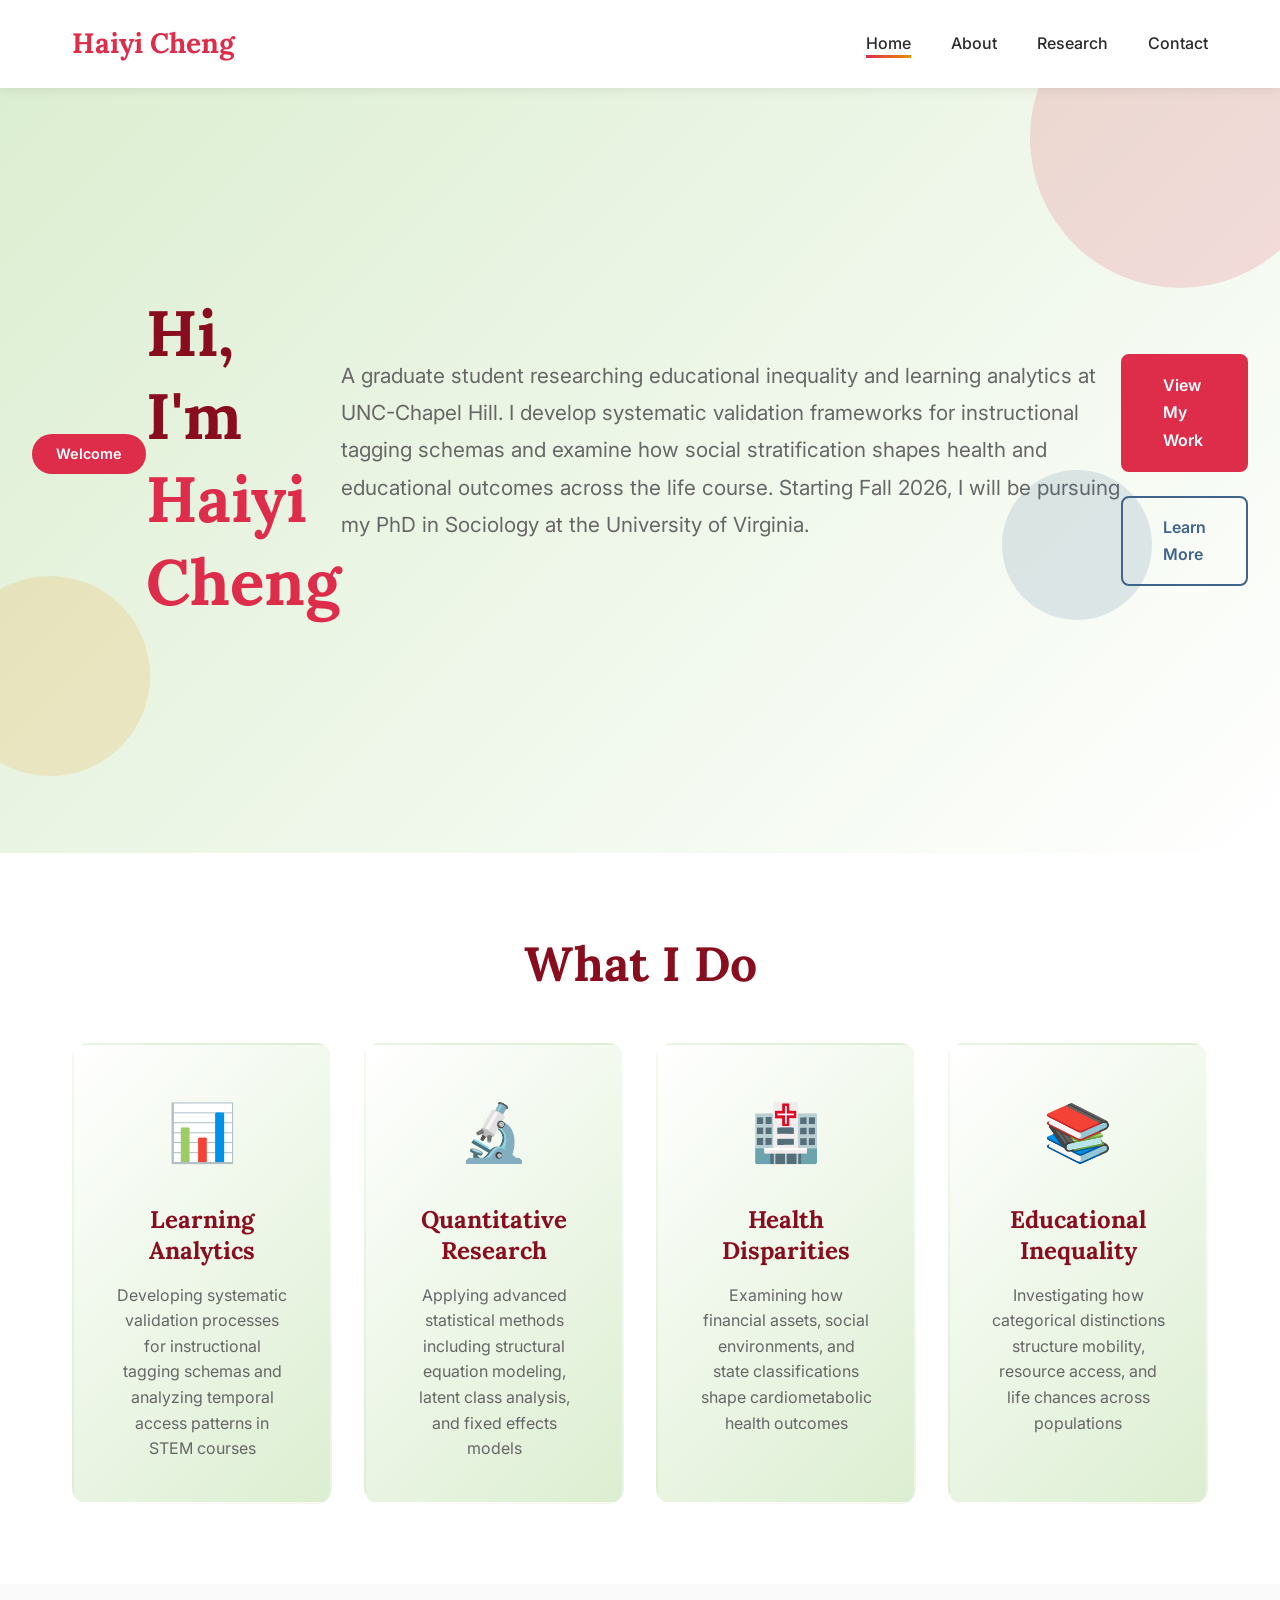
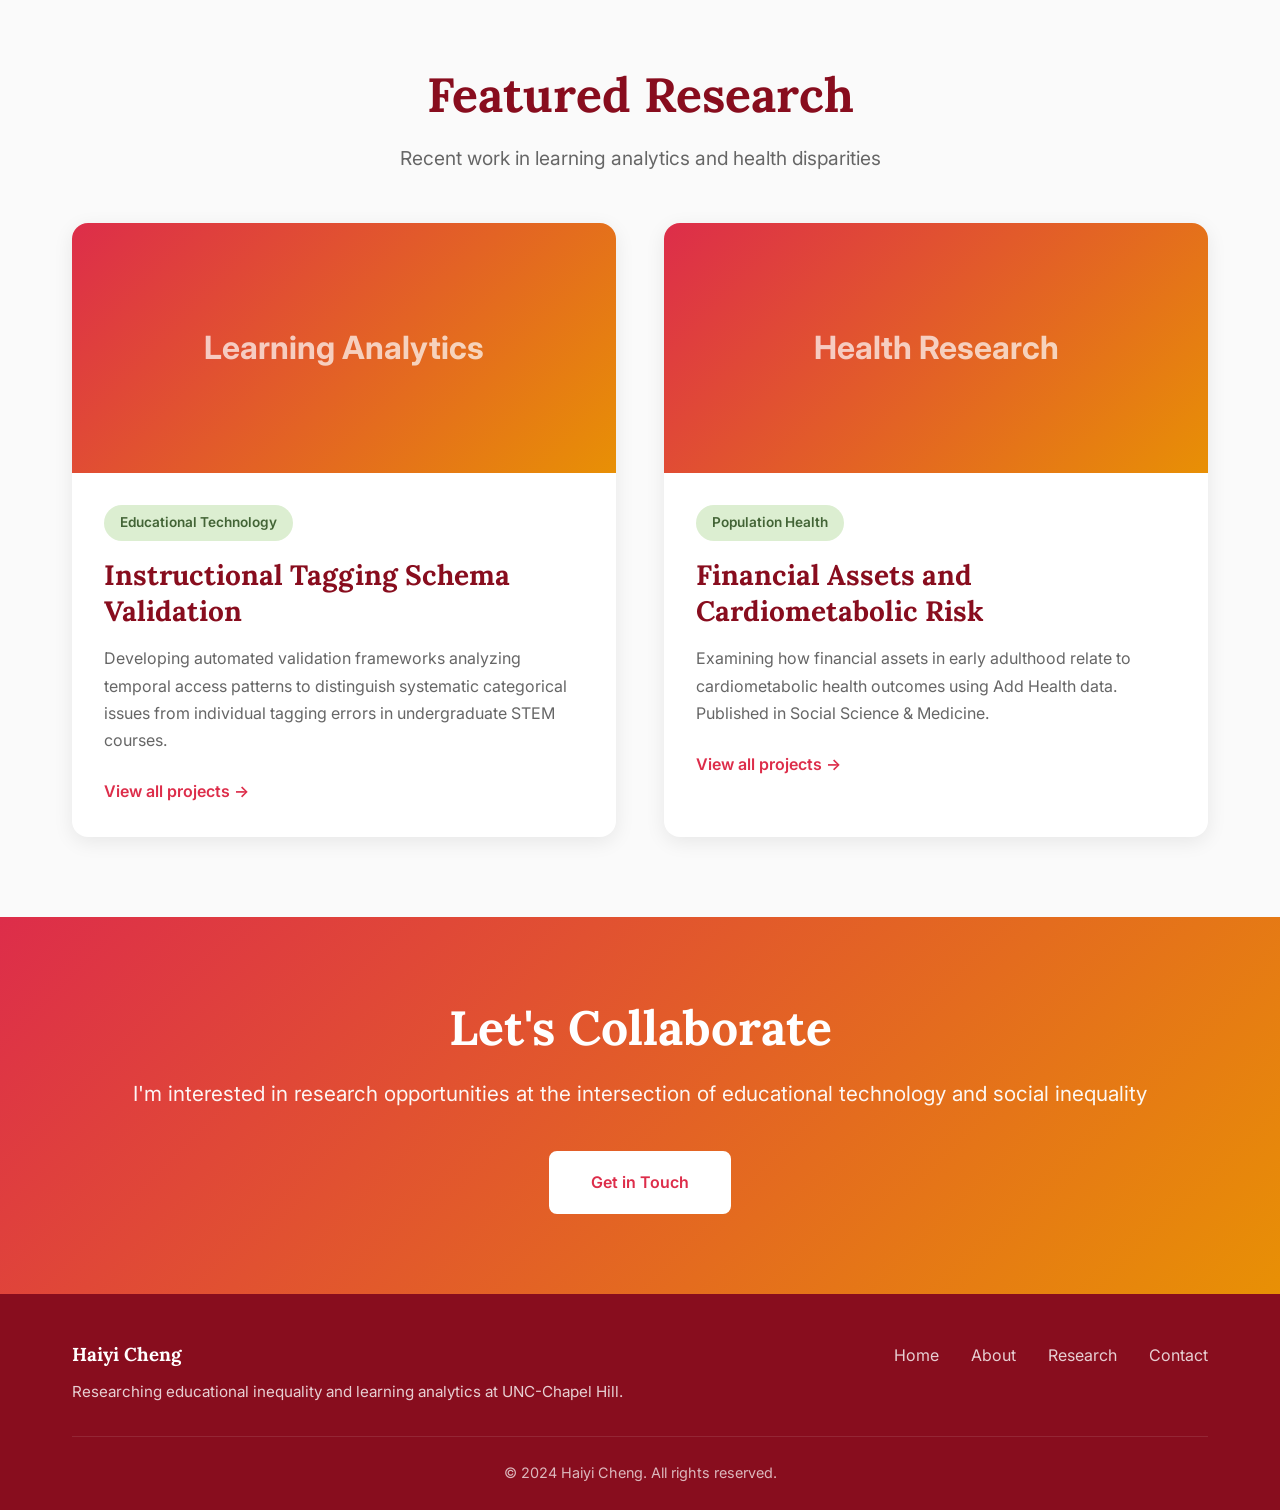
<file: index.html>
<!DOCTYPE html>
<html lang="en">
<head>
    <meta charset="UTF-8">
    <meta name="viewport" content="width=device-width, initial-scale=1.0">
    <title>Haiyi Cheng - Home</title>
    <link rel="stylesheet" href="styles.css">
    <link rel="preconnect" href="https://fonts.googleapis.com">
    <link rel="preconnect" href="https://fonts.gstatic.com" crossorigin>
    <link href="https://fonts.googleapis.com/css2?family=Lora:wght@400;600;700&family=Inter:wght@300;400;500;600;700&display=swap" rel="stylesheet">
</head>
<body>
    <!-- Navigation -->
    <nav class="navbar">
        <div class="nav-container">
            <a href="index.html" class="logo">Haiyi Cheng</a>
            <ul class="nav-menu">
                <li><a href="index.html" class="active">Home</a></li>
                <li><a href="about.html">About</a></li>
                <li><a href="research.html">Research</a></li>
                <li><a href="contact.html">Contact</a></li>
            </ul>
        </div>
    </nav>

    <!-- Hero Section -->
    <section class="hero">
        <div class="hero-content">
            <div class="hero-badge">Welcome</div></div>
            <h1 class="hero-title">Hi, I'm <span class="highlight">Haiyi Cheng</span></h1>
            <p class="hero-description">
                A graduate student researching educational inequality and learning analytics at UNC-Chapel Hill. 
                I develop systematic validation frameworks for instructional tagging schemas and examine how social stratification shapes health and educational outcomes across the life course.
                Starting Fall 2026, I will be pursuing my PhD in Sociology at the University of Virginia.
            </p>
            <div class="hero-buttons">
                <a href="research.html" class="btn btn-primary">View My Work</a>
                <a href="about.html" class="btn btn-secondary">Learn More</a>
            </div>
        </div>
        <div class="hero-decoration">
            <div class="decoration-circle circle-1"></div>
            <div class="decoration-circle circle-2"></div>
            <div class="decoration-circle circle-3"></div>
        </div>
    </section>

    <!-- Quick Highlights Section -->
    <section class="highlights">
        <div class="container">
            <h2 class="section-title">What I Do</h2>
            <div class="highlights-grid">
                <div class="highlight-card card-1">
                    <div class="card-icon">📊</div>
                    <h3>Learning Analytics</h3>
                    <p>Developing systematic validation processes for instructional tagging schemas and analyzing temporal access patterns in STEM courses</p>
                </div>
                <div class="highlight-card card-2">
                    <div class="card-icon">🔬</div>
                    <h3>Quantitative Research</h3>
                    <p>Applying advanced statistical methods including structural equation modeling, latent class analysis, and fixed effects models</p>
                </div>
                <div class="highlight-card card-3">
                    <div class="card-icon">🏥</div>
                    <h3>Health Disparities</h3>
                    <p>Examining how financial assets, social environments, and state classifications shape cardiometabolic health outcomes</p>
                </div>
                <div class="highlight-card card-4">
                    <div class="card-icon">📚</div>
                    <h3>Educational Inequality</h3>
                    <p>Investigating how categorical distinctions structure mobility, resource access, and life chances across populations</p>
                </div>
            </div>
        </div>
    </section>

    <!-- Featured Projects Preview -->
    <section class="featured-projects">
        <div class="container">
            <h2 class="section-title">Featured Research</h2>
            <p class="section-subtitle">Recent work in learning analytics and health disparities</p>
            
            <div class="projects-preview">
                <article class="project-preview">
                    <div class="project-preview-image">
                        <div class="preview-placeholder">Learning Analytics</div>
                    </div>
                    <div class="project-preview-content">
                        <span class="project-category">Educational Technology</span>
                        <h3>Instructional Tagging Schema Validation</h3>
                        <p>Developing automated validation frameworks analyzing temporal access patterns to distinguish systematic categorical issues from individual tagging errors in undergraduate STEM courses.</p>
                        <a href="research.html" class="link-arrow">View all projects →</a>
                    </div>
                </article>

                <article class="project-preview">
                    <div class="project-preview-image">
                        <div class="preview-placeholder">Health Research</div>
                    </div>
                    <div class="project-preview-content">
                        <span class="project-category">Population Health</span>
                        <h3>Financial Assets and Cardiometabolic Risk</h3>
                        <p>Examining how financial assets in early adulthood relate to cardiometabolic health outcomes using Add Health data. Published in Social Science & Medicine.</p>
                        <a href="research.html" class="link-arrow">View all projects →</a>
                    </div>
                </article>
            </div>
        </div>
    </section>

    <!-- Call to Action -->
    <section class="cta-section">
        <div class="container">
            <div class="cta-content">
                <h2>Let's Collaborate</h2>
                <p>I'm interested in research opportunities at the intersection of educational technology and social inequality</p>
                <a href="contact.html" class="btn btn-light">Get in Touch</a>
            </div>
        </div>
    </section>

    <!-- Footer -->
    <footer class="footer">
        <div class="container">
            <div class="footer-content">
                <div class="footer-left">
                    <h3>Haiyi Cheng</h3>
                    <p>Researching educational inequality and learning analytics at UNC-Chapel Hill.</p>
                </div>
                <div class="footer-links">
                    <a href="index.html">Home</a>
                    <a href="about.html">About</a>
                    <a href="research.html">Research</a>
                    <a href="contact.html">Contact</a>
                </div>
            </div>
            <div class="footer-bottom">
                <p>&copy; 2024 Haiyi Cheng. All rights reserved.</p>
            </div>
        </div>
    </footer>
</body>
</html>
</file>
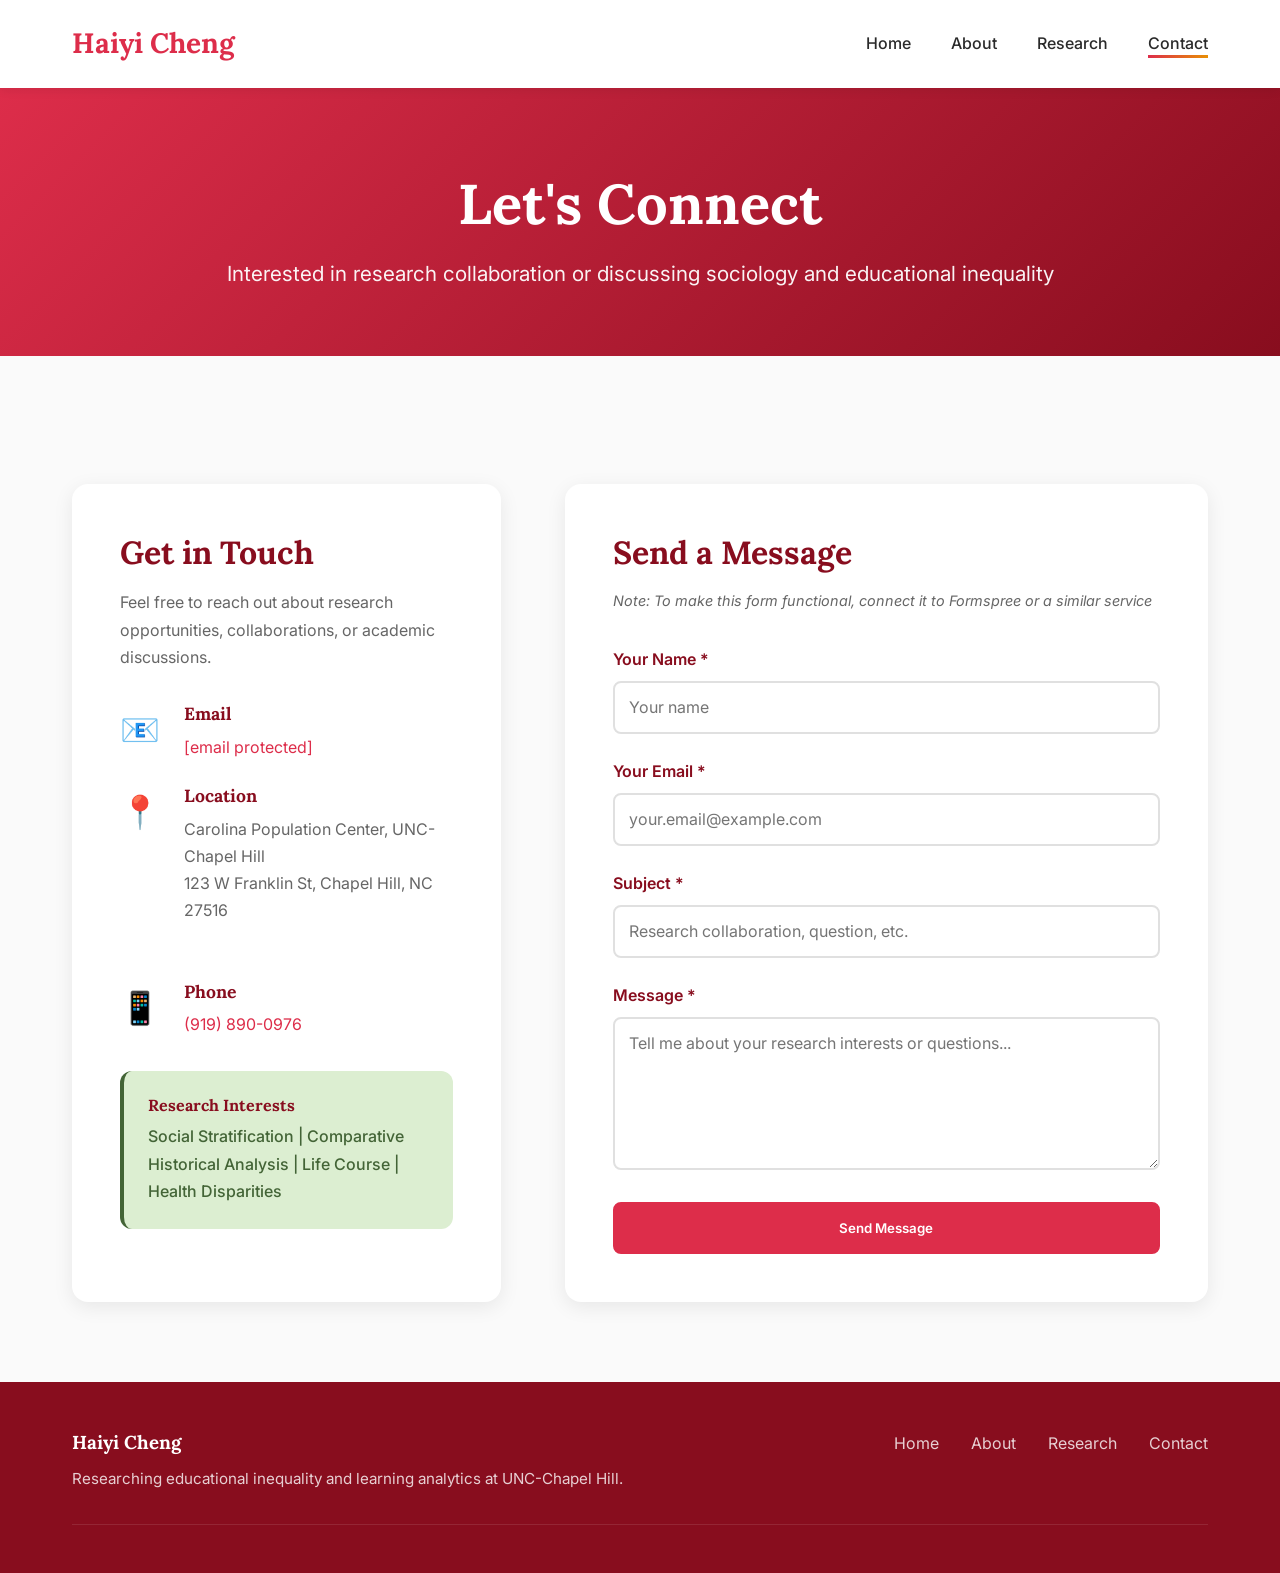
<file: contact.html>
<!DOCTYPE html>
<html lang="en">
<head>
    <meta charset="UTF-8">
    <meta name="viewport" content="width=device-width, initial-scale=1.0">
    <title>Contact - Haiyi Cheng</title>
    <link rel="stylesheet" href="styles.css">
    <link rel="preconnect" href="https://fonts.googleapis.com">
    <link rel="preconnect" href="https://fonts.gstatic.com" crossorigin>
    <link href="https://fonts.googleapis.com/css2?family=Lora:wght@400;600;700&family=Inter:wght@300;400;500;600;700&display=swap" rel="stylesheet">
</head>
<body>
    <!-- Navigation -->
    <nav class="navbar">
        <div class="nav-container">
            <a href="index.html" class="logo">Haiyi Cheng</a>
            <ul class="nav-menu">
                <li><a href="index.html">Home</a></li>
                <li><a href="about.html">About</a></li>
                <li><a href="research.html">Research</a></li>
                <li><a href="contact.html" class="active">Contact</a></li>
            </ul>
        </div>
    </nav>

    <!-- Page Header -->
    <section class="page-header">
        <div class="container">
            <h1 class="page-title">Let's Connect</h1>
            <p class="page-description">Interested in research collaboration or discussing sociology and educational inequality</p>
        </div>
    </section>

    <!-- Contact Section -->
    <section class="contact-section">
        <div class="container">
            <div class="contact-grid">
                
                <!-- Contact Information -->
                <div class="contact-info-panel">
                    <h2>Get in Touch</h2>
                    <p>Feel free to reach out about research opportunities, collaborations, or academic discussions.</p>
                    
                    <div class="contact-methods">
                        <div class="contact-item">
                            <div class="contact-icon">📧</div>
                            <div class="contact-details">
                                <h4>Email</h4>
                                <a href="/cdn-cgi/l/email-protection#4a222b23332329222f242d0a3f2429642f2e3f"><span class="__cf_email__" data-cfemail="d8b0b9b1a1b1bbb0bdb6bf98adb6bbf6bdbcad">[email&#160;protected]</span></a>
                            </div>
                        </div>

                        <div class="contact-item">
                            <div class="contact-icon">📍</div>
                            <div class="contact-details">
                                <h4>Location</h4>
                                <p>Carolina Population Center, UNC-Chapel Hill<br>123 W Franklin St, Chapel Hill, NC 27516</p>
                            </div>
                        </div>

                        <div class="contact-item">
                            <div class="contact-icon">📱</div>
                            <div class="contact-details">
                                <h4>Phone</h4>
                                <a href="tel:+19198900976">(919) 890-0976</a>
                            </div>
                        </div>
                    </div>

                    <div class="availability">
                        <h4>Research Interests</h4>
                        <p>Social Stratification | Comparative Historical Analysis | Life Course | Health Disparities</p>
                    </div>
                </div>

                <!-- Contact Form -->
                <div class="contact-form-panel">
                    <h2>Send a Message</h2>
                    <p class="form-instruction">
                        <em>Note: To make this form functional, connect it to Formspree or a similar service</em>
                    </p>
                    
                    <form class="contact-form" action="#" method="POST">
                        <div class="form-group">
                            <label for="name">Your Name *</label>
                            <input type="text" id="name" name="name" placeholder="Your name" required>
                        </div>

                        <div class="form-group">
                            <label for="email">Your Email *</label>
                            <input type="email" id="email" name="email" placeholder="your.email@example.com" required>
                        </div>

                        <div class="form-group">
                            <label for="subject">Subject *</label>
                            <input type="text" id="subject" name="subject" placeholder="Research collaboration, question, etc." required>
                        </div>

                        <div class="form-group">
                            <label for="message">Message *</label>
                            <textarea id="message" name="message" rows="6" placeholder="Tell me about your research interests or questions..." required></textarea>
                        </div>

                        <button type="submit" class="btn btn-primary btn-full">Send Message</button>
                    </form>
                </div>

            </div>
        </div>
    </section>

    <!-- Footer -->
    <footer class="footer">
        <div class="container">
            <div class="footer-content">
                <div class="footer-left">
                    <h3>Haiyi Cheng</h3>
                    <p>Researching educational inequality and learning analytics at UNC-Chapel Hill.</p>
                </div>
                <div class="footer-links">
                    <a href="index.html">Home</a>
                    <a href="about.html">About</a>
                    <a href="research.html">Research</a>
                    <a href="contact.html">Contact</a>
                </div>
            </div>
            <div class="footer-bottom">
</file>
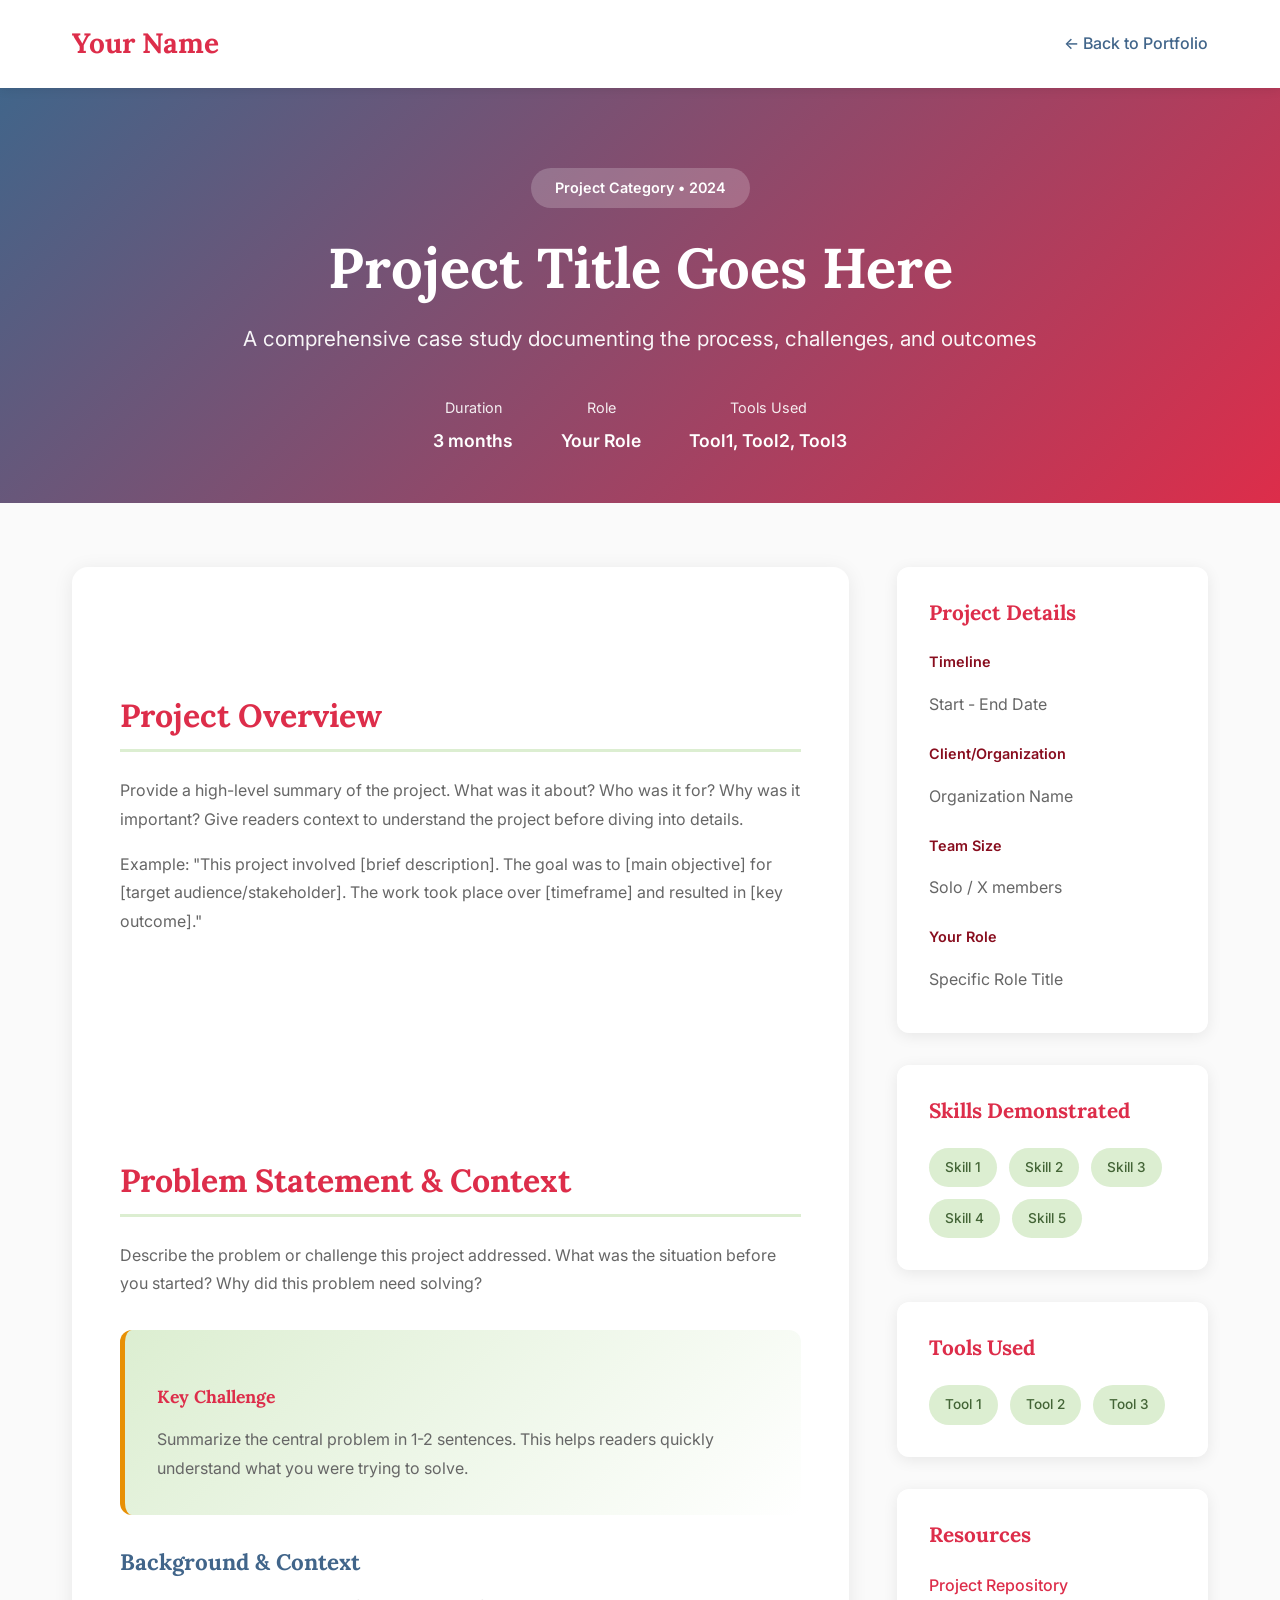
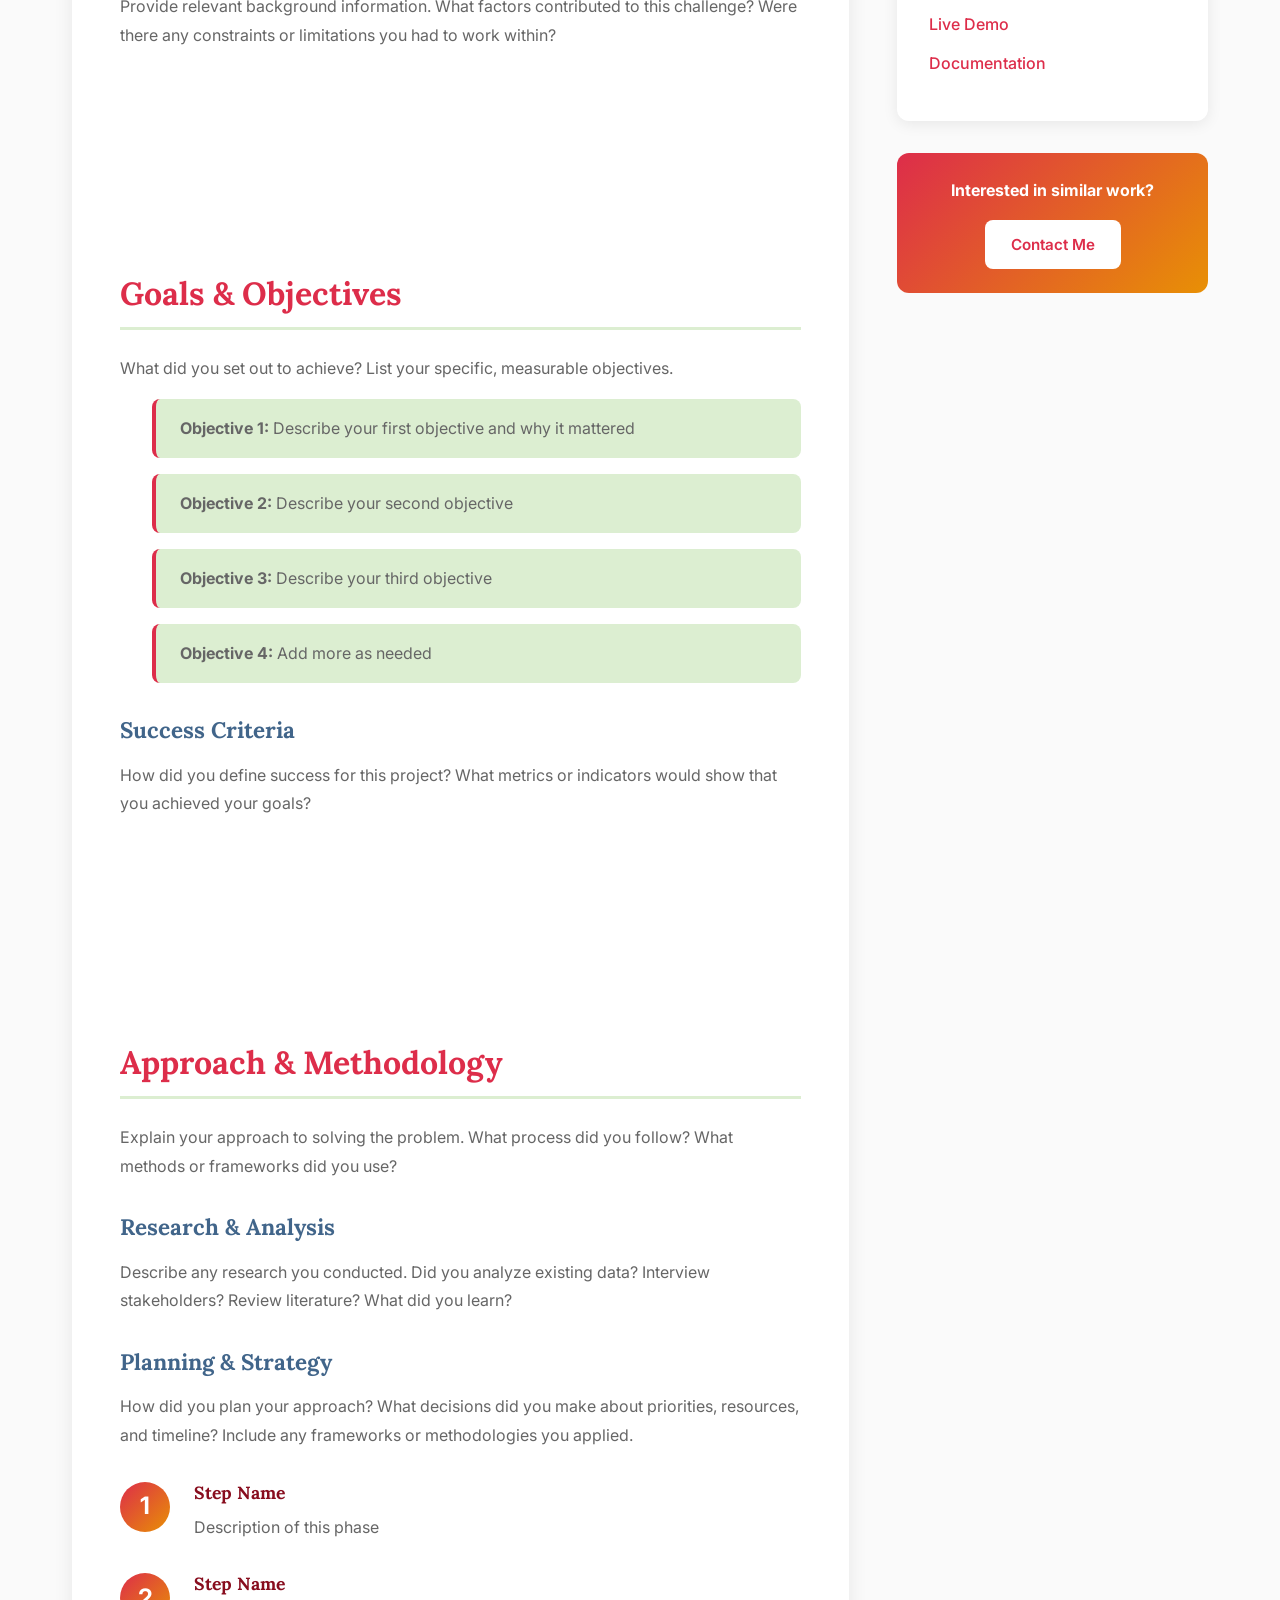
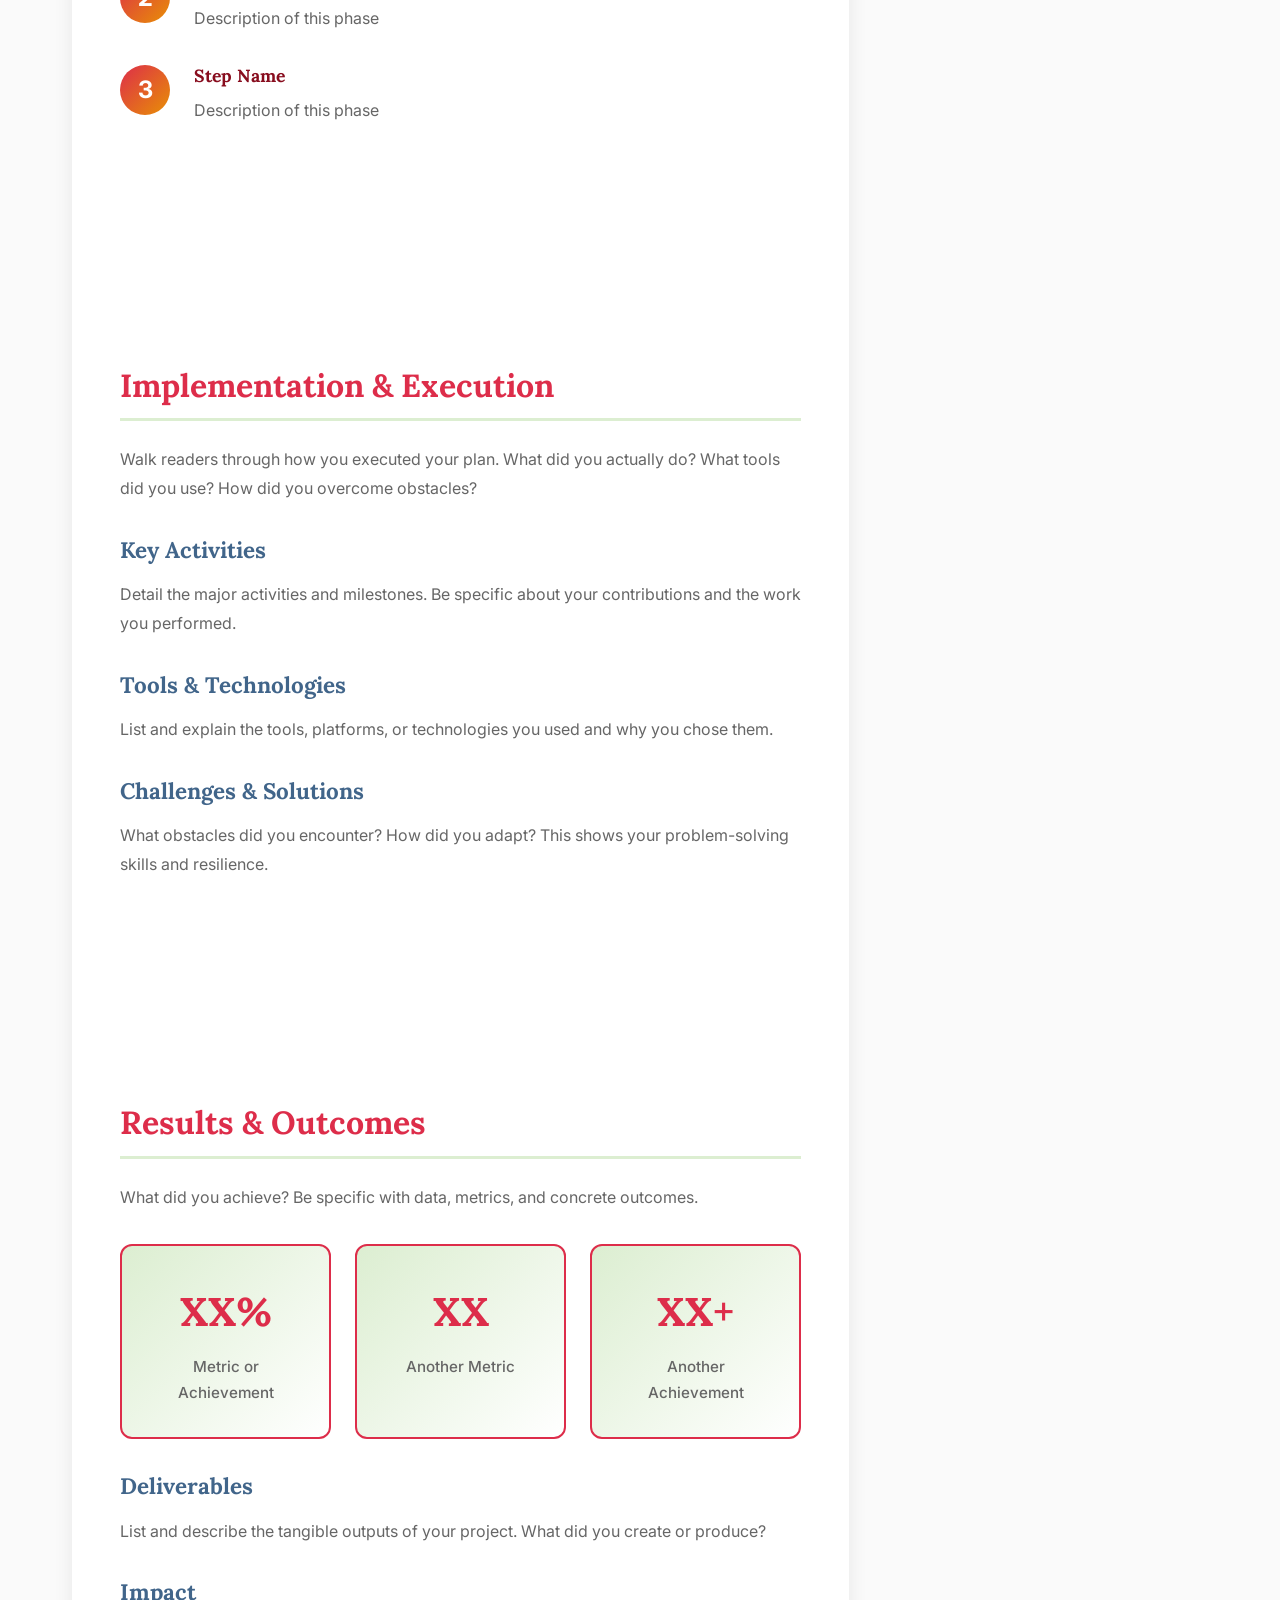
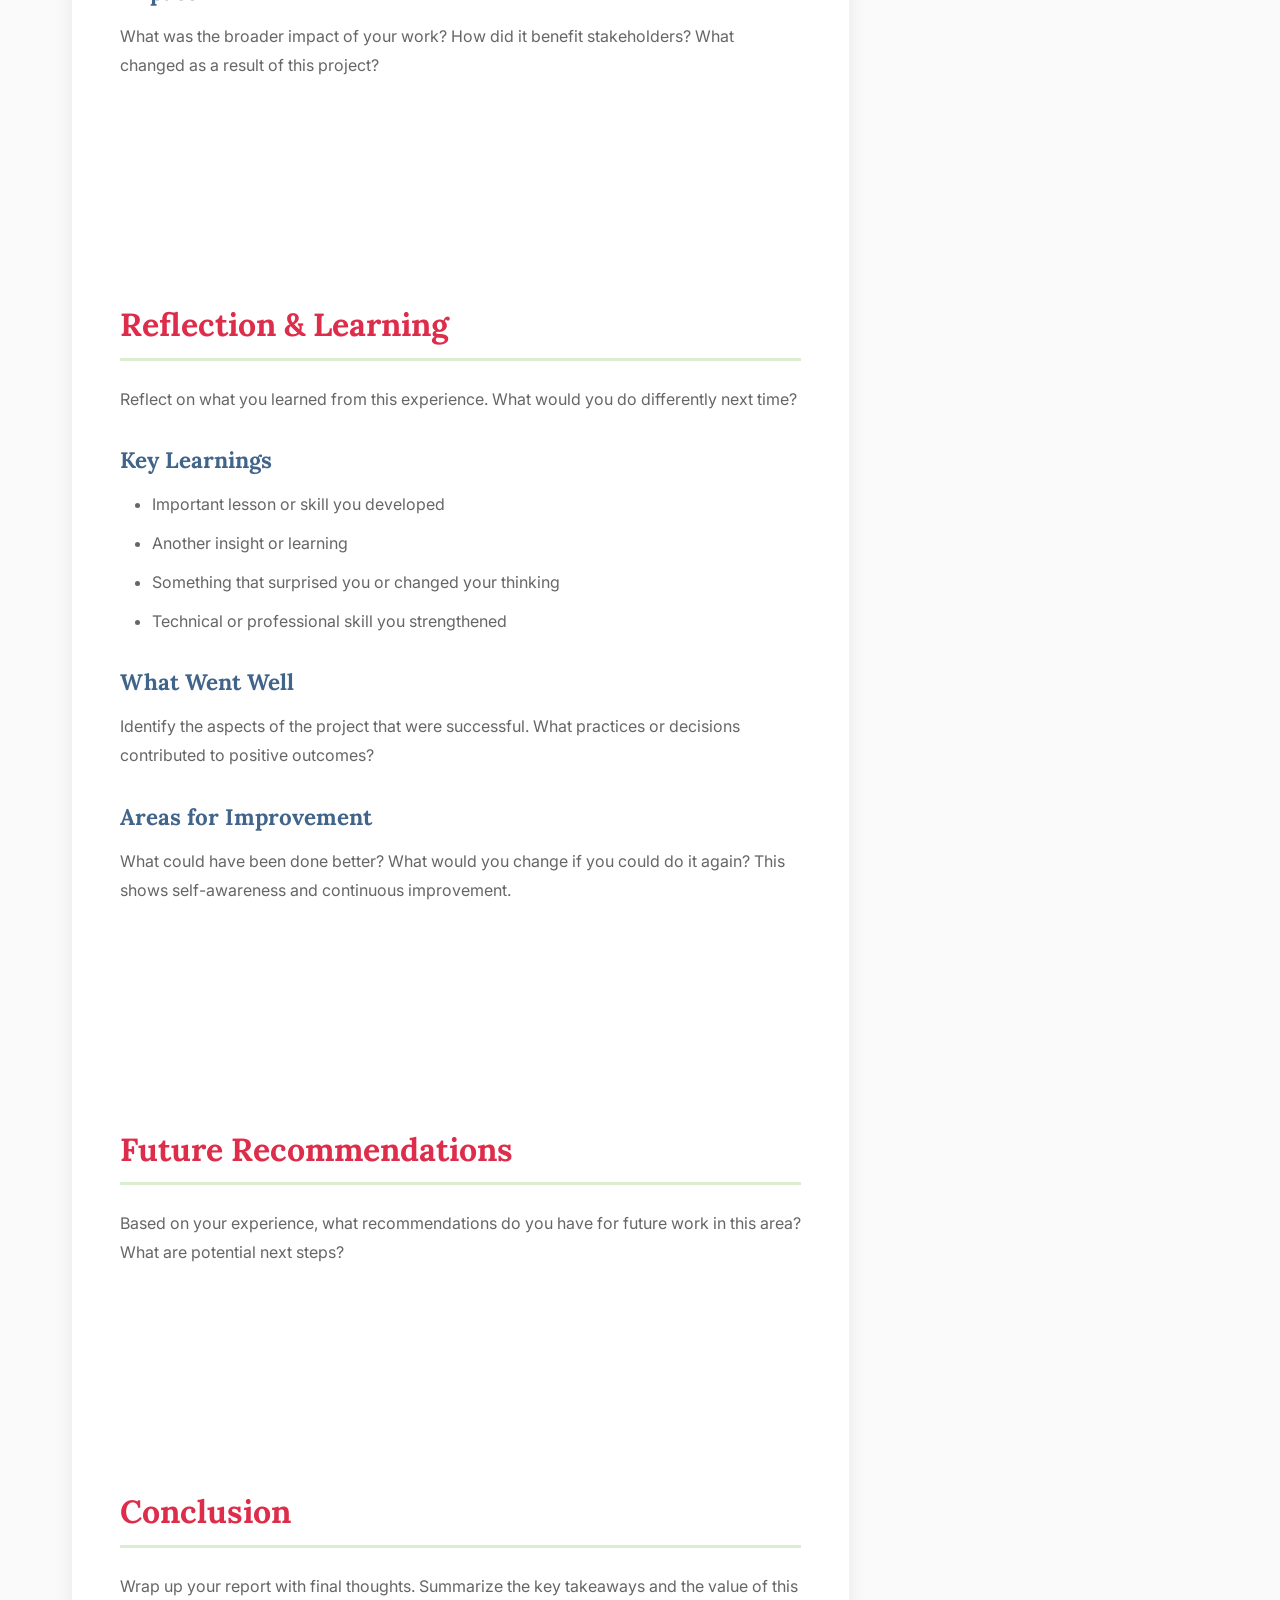
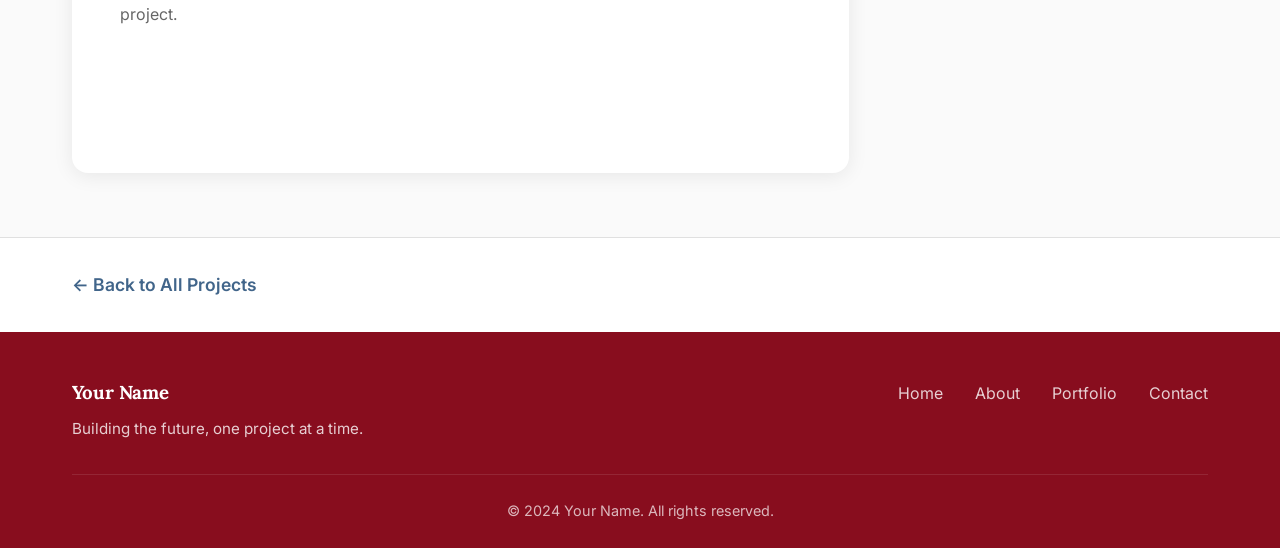
<file: project-report-1.html>
<!DOCTYPE html>
<html lang="en">
<head>
    <meta charset="UTF-8">
    <meta name="viewport" content="width=device-width, initial-scale=1.0">
    <title>Project Report: [Project Name] - Your Name</title>
    <link rel="stylesheet" href="styles.css">
    <link rel="preconnect" href="https://fonts.googleapis.com">
    <link rel="preconnect" href="https://fonts.gstatic.com" crossorigin>
    <link href="https://fonts.googleapis.com/css2?family=Lora:wght@400;600;700&family=Inter:wght@300;400;500;600;700&display=swap" rel="stylesheet">
</head>
<body>
    <!-- Simple Navigation (No main menu) -->
    <nav class="navbar">
        <div class="nav-container">
            <a href="index.html" class="logo">Your Name</a>
            <a href="portfolio.html" class="back-link">← Back to Portfolio</a>
        </div>
    </nav>

    <!-- Report Header -->
    <section class="report-header">
        <div class="container">
            <span class="report-category">Project Category • 2024</span>
            <h1 class="report-title">Project Title Goes Here</h1>
            <p class="report-subtitle">A comprehensive case study documenting the process, challenges, and outcomes</p>
            
            <div class="report-meta">
                <div class="meta-item">
                    <span class="meta-label">Duration</span>
                    <span class="meta-value">3 months</span>
                </div>
                <div class="meta-item">
                    <span class="meta-label">Role</span>
                    <span class="meta-value">Your Role</span>
                </div>
                <div class="meta-item">
                    <span class="meta-label">Tools Used</span>
                    <span class="meta-value">Tool1, Tool2, Tool3</span>
                </div>
            </div>
        </div>
    </section>

    <!-- Report Content -->
    <div class="report-content">
        <div class="container">
            <div class="report-layout">
                
                <!-- Main Content -->
                <article class="report-main">
                    
                    <!-- Overview Section -->
                    <section class="report-section">
                        <h2 class="section-heading">Project Overview</h2>
                        <p>
                            Provide a high-level summary of the project. What was it about? 
                            Who was it for? Why was it important? Give readers context to understand 
                            the project before diving into details.
                        </p>
                        <p>
                            Example: "This project involved [brief description]. The goal was to 
                            [main objective] for [target audience/stakeholder]. The work took place 
                            over [timeframe] and resulted in [key outcome]."
                        </p>
                    </section>

                    <!-- Challenge Section -->
                    <section class="report-section">
                        <h2 class="section-heading">Problem Statement & Context</h2>
                        <p>
                            Describe the problem or challenge this project addressed. What was the 
                            situation before you started? Why did this problem need solving?
                        </p>
                        
                        <div class="highlight-box">
                            <h4>Key Challenge</h4>
                            <p>
                                Summarize the central problem in 1-2 sentences. This helps readers 
                                quickly understand what you were trying to solve.
                            </p>
                        </div>

                        <h3>Background & Context</h3>
                        <p>
                            Provide relevant background information. What factors contributed to this 
                            challenge? Were there any constraints or limitations you had to work within?
                        </p>
                    </section>

                    <!-- Objectives Section -->
                    <section class="report-section">
                        <h2 class="section-heading">Goals & Objectives</h2>
                        <p>
                            What did you set out to achieve? List your specific, measurable objectives.
                        </p>
                        
                        <ul class="objectives-list">
                            <li><strong>Objective 1:</strong> Describe your first objective and why it mattered</li>
                            <li><strong>Objective 2:</strong> Describe your second objective</li>
                            <li><strong>Objective 3:</strong> Describe your third objective</li>
                            <li><strong>Objective 4:</strong> Add more as needed</li>
                        </ul>

                        <h3>Success Criteria</h3>
                        <p>
                            How did you define success for this project? What metrics or indicators 
                            would show that you achieved your goals?
                        </p>
                    </section>

                    <!-- Approach Section -->
                    <section class="report-section">
                        <h2 class="section-heading">Approach & Methodology</h2>
                        <p>
                            Explain your approach to solving the problem. What process did you follow? 
                            What methods or frameworks did you use?
                        </p>

                        <h3>Research & Analysis</h3>
                        <p>
                            Describe any research you conducted. Did you analyze existing data? 
                            Interview stakeholders? Review literature? What did you learn?
                        </p>

                        <h3>Planning & Strategy</h3>
                        <p>
                            How did you plan your approach? What decisions did you make about 
                            priorities, resources, and timeline? Include any frameworks or 
                            methodologies you applied.
                        </p>

                        <div class="process-steps">
                            <div class="process-step">
                                <span class="step-number">1</span>
                                <div class="step-content">
                                    <h4>Step Name</h4>
                                    <p>Description of this phase</p>
                                </div>
                            </div>
                            <div class="process-step">
                                <span class="step-number">2</span>
                                <div class="step-content">
                                    <h4>Step Name</h4>
                                    <p>Description of this phase</p>
                                </div>
                            </div>
                            <div class="process-step">
                                <span class="step-number">3</span>
                                <div class="step-content">
                                    <h4>Step Name</h4>
                                    <p>Description of this phase</p>
                                </div>
                            </div>
                        </div>
                    </section>

                    <!-- Implementation Section -->
                    <section class="report-section">
                        <h2 class="section-heading">Implementation & Execution</h2>
                        <p>
                            Walk readers through how you executed your plan. What did you actually do? 
                            What tools did you use? How did you overcome obstacles?
                        </p>

                        <h3>Key Activities</h3>
                        <p>
                            Detail the major activities and milestones. Be specific about your 
                            contributions and the work you performed.
                        </p>

                        <h3>Tools & Technologies</h3>
                        <p>
                            List and explain the tools, platforms, or technologies you used and why 
                            you chose them.
                        </p>

                        <h3>Challenges & Solutions</h3>
                        <p>
                            What obstacles did you encounter? How did you adapt? This shows your 
                            problem-solving skills and resilience.
                        </p>
                    </section>

                    <!-- Results Section -->
                    <section class="report-section">
                        <h2 class="section-heading">Results & Outcomes</h2>
                        <p>
                            What did you achieve? Be specific with data, metrics, and concrete outcomes.
                        </p>

                        <div class="results-grid">
                            <div class="result-card">
                                <span class="result-number">XX%</span>
                                <span class="result-label">Metric or Achievement</span>
                            </div>
                            <div class="result-card">
                                <span class="result-number">XX</span>
                                <span class="result-label">Another Metric</span>
                            </div>
                            <div class="result-card">
                                <span class="result-number">XX+</span>
                                <span class="result-label">Another Achievement</span>
                            </div>
                        </div>

                        <h3>Deliverables</h3>
                        <p>
                            List and describe the tangible outputs of your project. What did you 
                            create or produce?
                        </p>

                        <h3>Impact</h3>
                        <p>
                            What was the broader impact of your work? How did it benefit stakeholders? 
                            What changed as a result of this project?
                        </p>
                    </section>

                    <!-- Reflection Section -->
                    <section class="report-section">
                        <h2 class="section-heading">Reflection & Learning</h2>
                        <p>
                            Reflect on what you learned from this experience. What would you do 
                            differently next time?
                        </p>

                        <h3>Key Learnings</h3>
                        <ul>
                            <li>Important lesson or skill you developed</li>
                            <li>Another insight or learning</li>
                            <li>Something that surprised you or changed your thinking</li>
                            <li>Technical or professional skill you strengthened</li>
                        </ul>

                        <h3>What Went Well</h3>
                        <p>
                            Identify the aspects of the project that were successful. What practices 
                            or decisions contributed to positive outcomes?
                        </p>

                        <h3>Areas for Improvement</h3>
                        <p>
                            What could have been done better? What would you change if you could 
                            do it again? This shows self-awareness and continuous improvement.
                        </p>
                    </section>

                    <!-- Future Section -->
                    <section class="report-section">
                        <h2 class="section-heading">Future Recommendations</h2>
                        <p>
                            Based on your experience, what recommendations do you have for future 
                            work in this area? What are potential next steps?
                        </p>
                    </section>

                    <!-- Conclusion -->
                    <section class="report-section">
                        <h2 class="section-heading">Conclusion</h2>
                        <p>
                            Wrap up your report with final thoughts. Summarize the key takeaways 
                            and the value of this project.
                        </p>
                    </section>

                </article>

                <!-- Sidebar -->
                <aside class="report-sidebar">
                    <div class="sidebar-section">
                        <h3>Project Details</h3>
                        <dl class="details-list">
                            <dt>Timeline</dt>
                            <dd>Start - End Date</dd>
                            
                            <dt>Client/Organization</dt>
                            <dd>Organization Name</dd>
                            
                            <dt>Team Size</dt>
                            <dd>Solo / X members</dd>
                            
                            <dt>Your Role</dt>
                            <dd>Specific Role Title</dd>
                        </dl>
                    </div>

                    <div class="sidebar-section">
                        <h3>Skills Demonstrated</h3>
                        <div class="sidebar-tags">
                            <span>Skill 1</span>
                            <span>Skill 2</span>
                            <span>Skill 3</span>
                            <span>Skill 4</span>
                            <span>Skill 5</span>
                        </div>
                    </div>

                    <div class="sidebar-section">
                        <h3>Tools Used</h3>
                        <div class="sidebar-tags">
                            <span>Tool 1</span>
                            <span>Tool 2</span>
                            <span>Tool 3</span>
                        </div>
                    </div>

                    <div class="sidebar-section">
                        <h3>Resources</h3>
                        <ul class="resource-list">
                            <li><a href="#">Project Repository</a></li>
                            <li><a href="#">Live Demo</a></li>
                            <li><a href="#">Documentation</a></li>
                        </ul>
                    </div>

                    <div class="sidebar-cta">
                        <p><strong>Interested in similar work?</strong></p>
                        <a href="contact.html" class="btn btn-small">Contact Me</a>
                    </div>
                </aside>

            </div>
        </div>
    </div>

    <!-- Navigation to other projects -->
    <section class="project-navigation">
        <div class="container">
            <a href="portfolio.html" class="nav-center">← Back to All Projects</a>
        </div>
    </section>

    <!-- Footer -->
    <footer class="footer">
        <div class="container">
            <div class="footer-content">
                <div class="footer-left">
                    <h3>Your Name</h3>
                    <p>Building the future, one project at a time.</p>
                </div>
                <div class="footer-links">
                    <a href="index.html">Home</a>
                    <a href="about.html">About</a>
                    <a href="portfolio.html">Portfolio</a>
                    <a href="contact.html">Contact</a>
                </div>
            </div>
            <div class="footer-bottom">
                <p>&copy; 2024 Your Name. All rights reserved.</p>
            </div>
        </div>
    </footer>
</body>
</html>
</file>
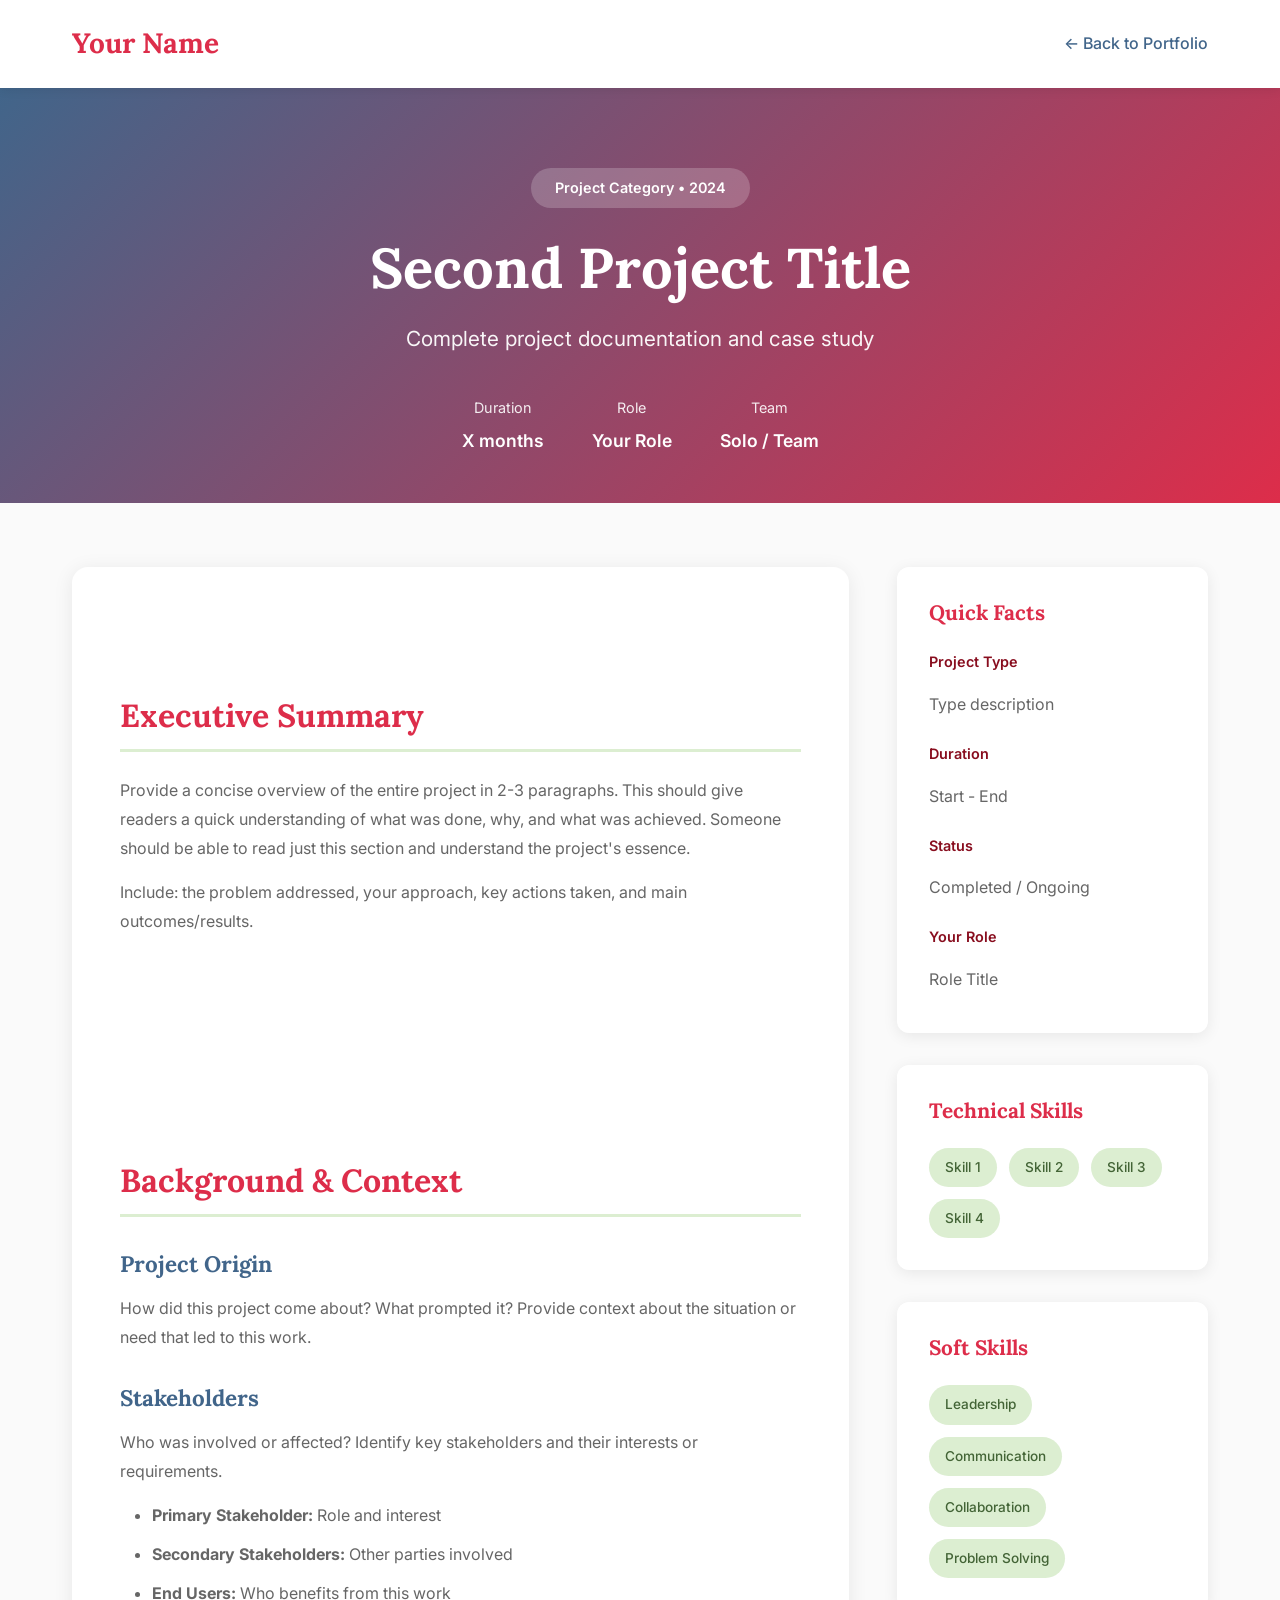
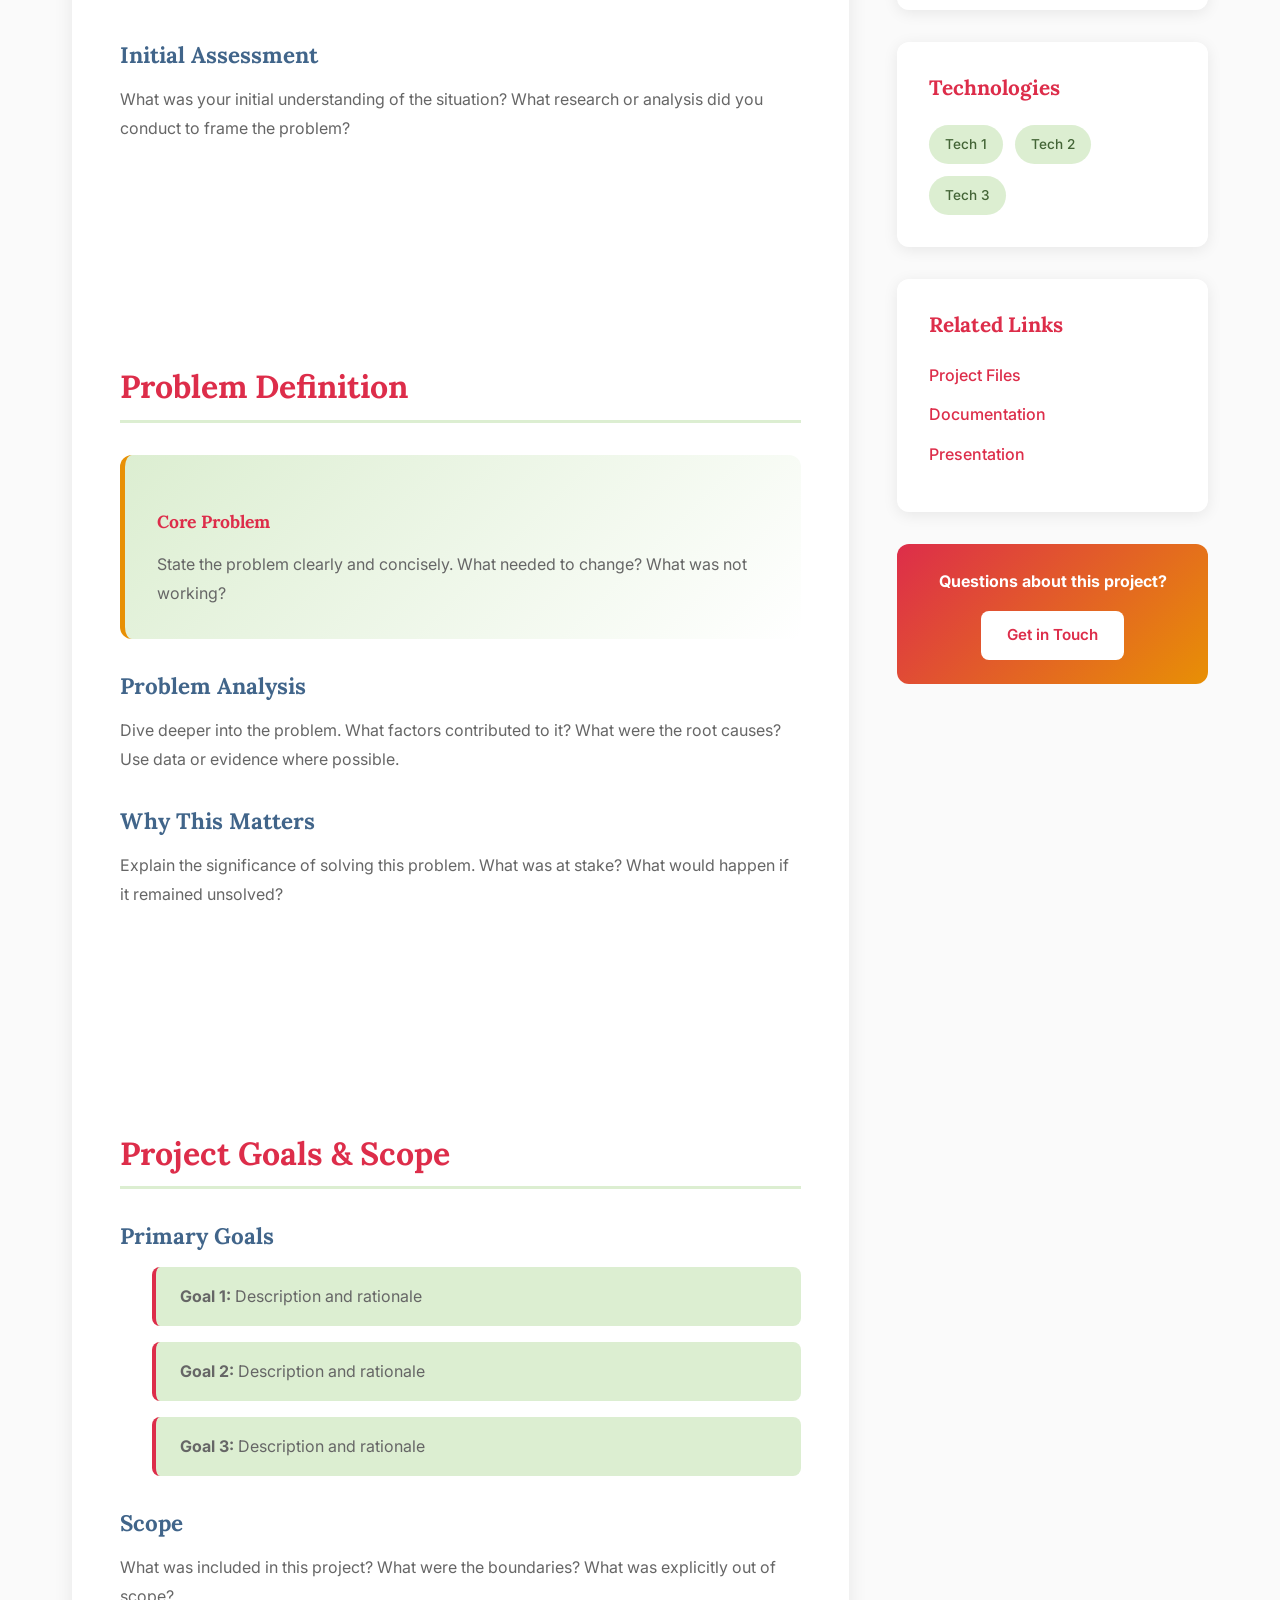
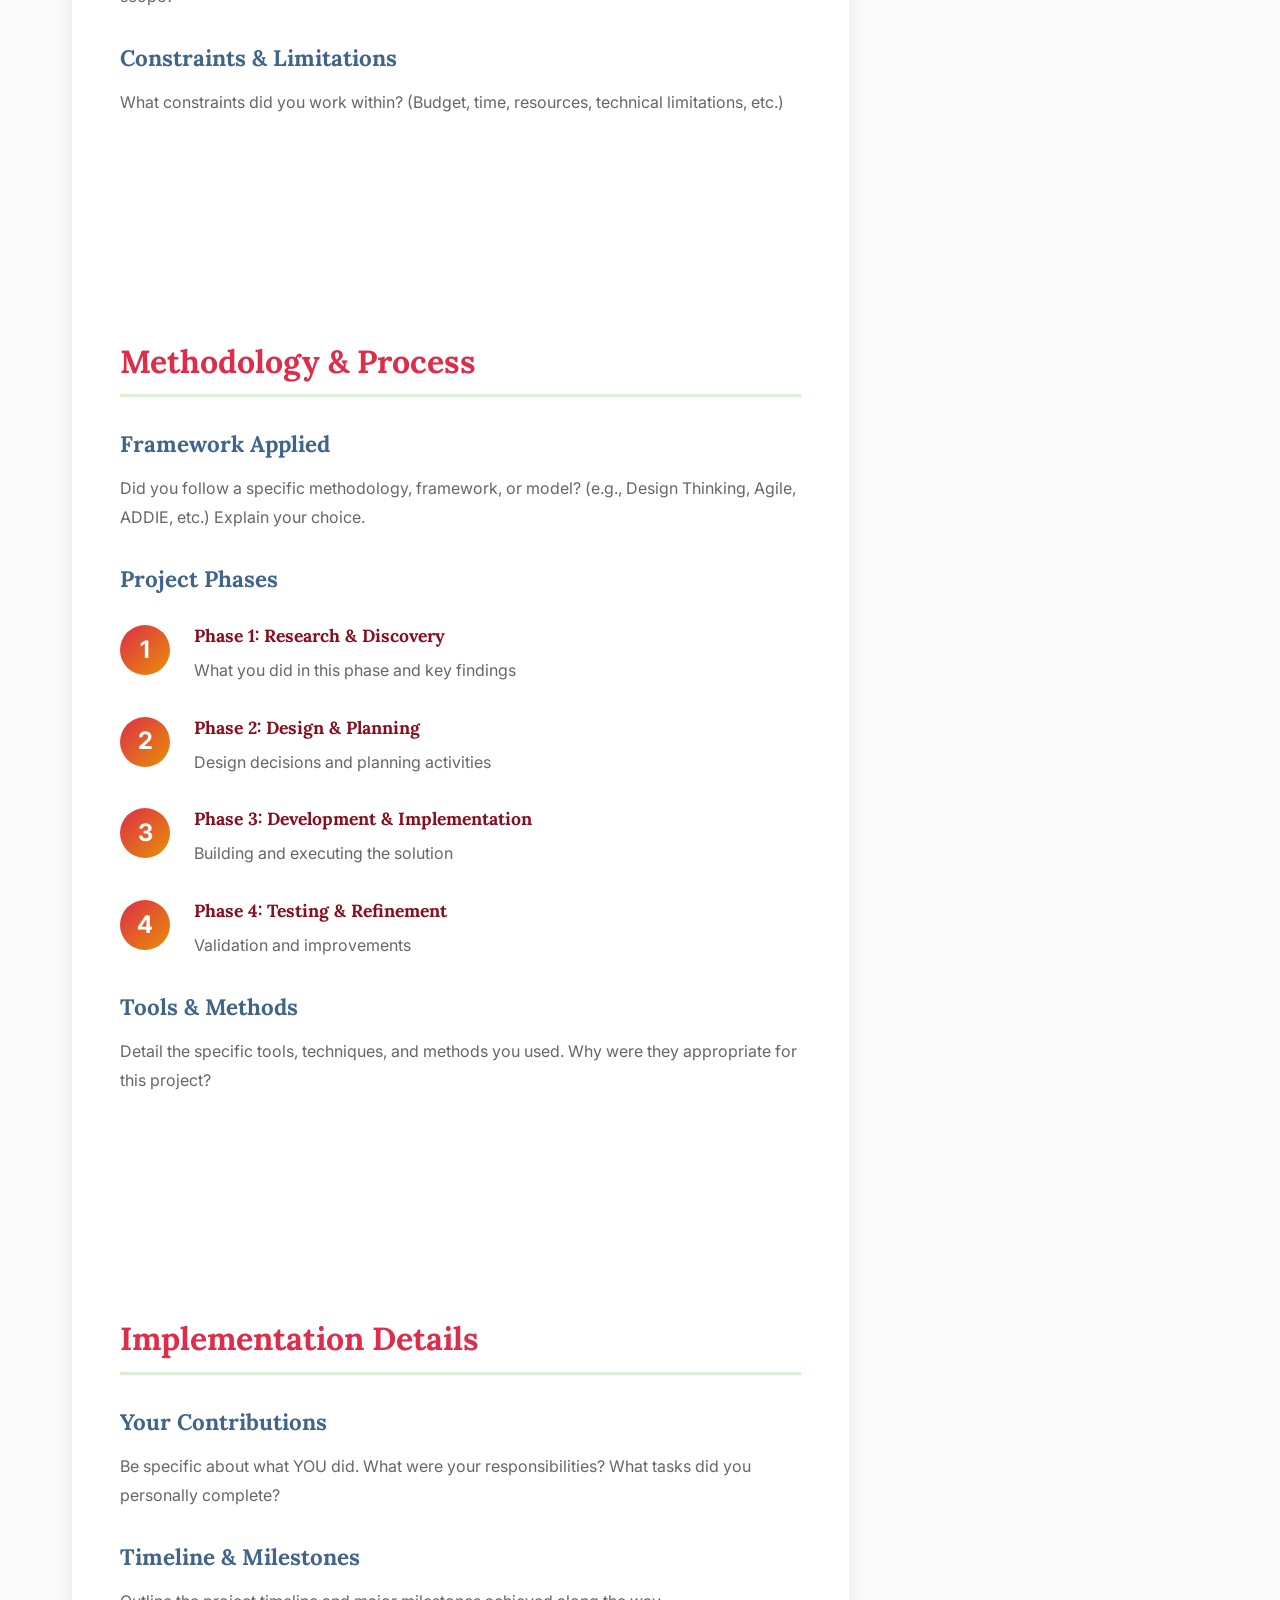
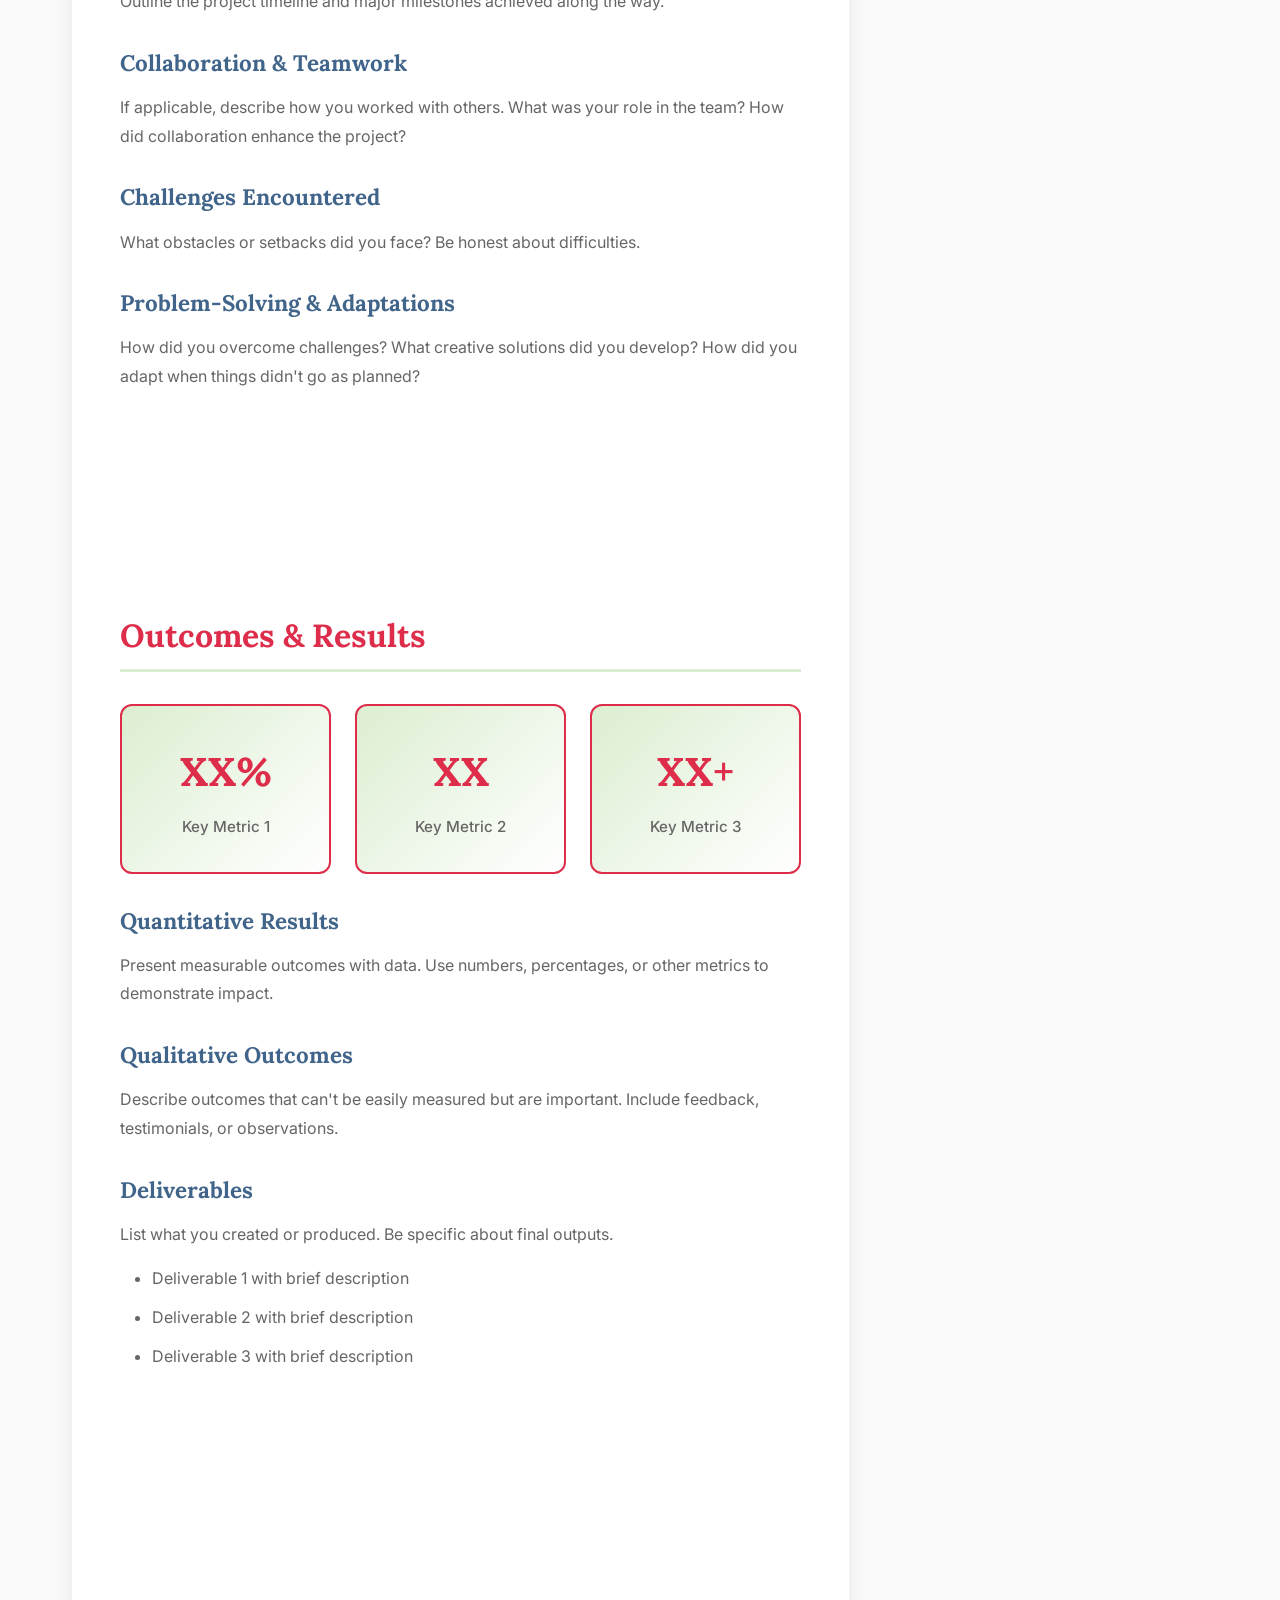
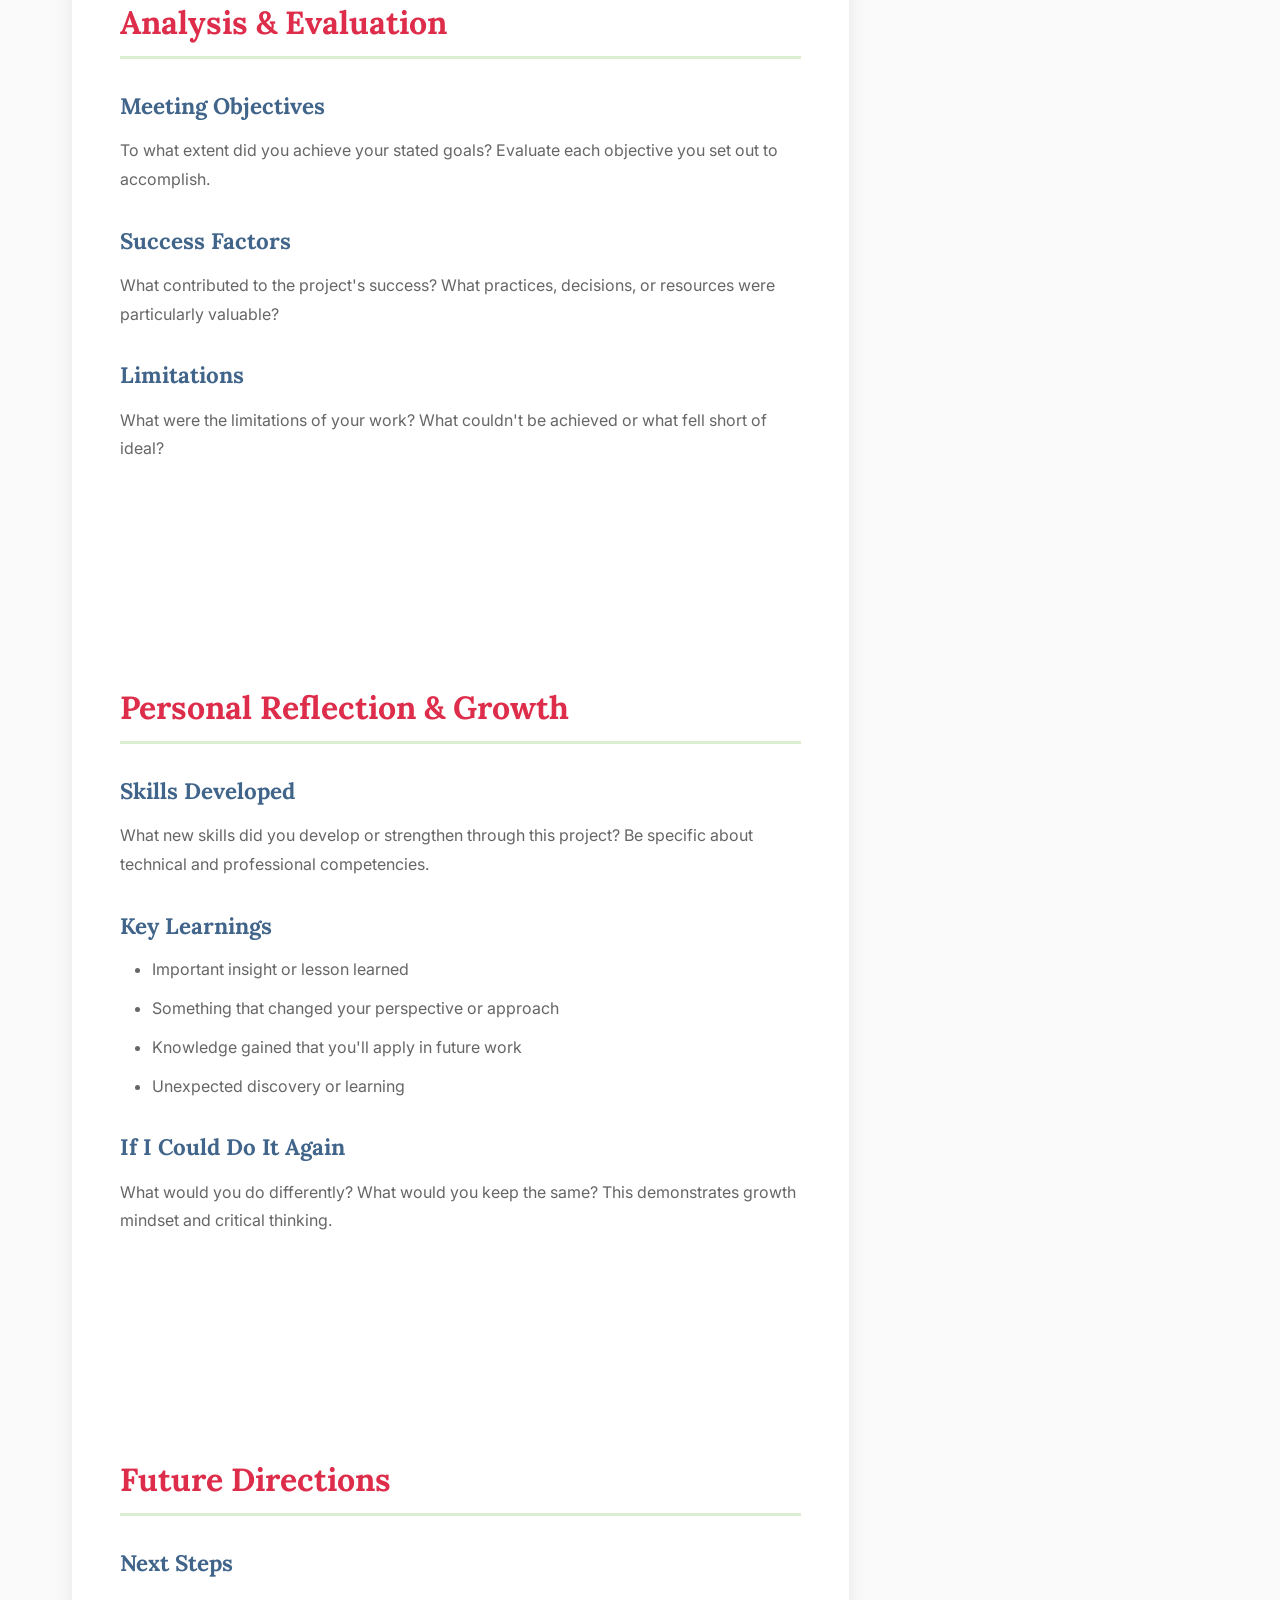
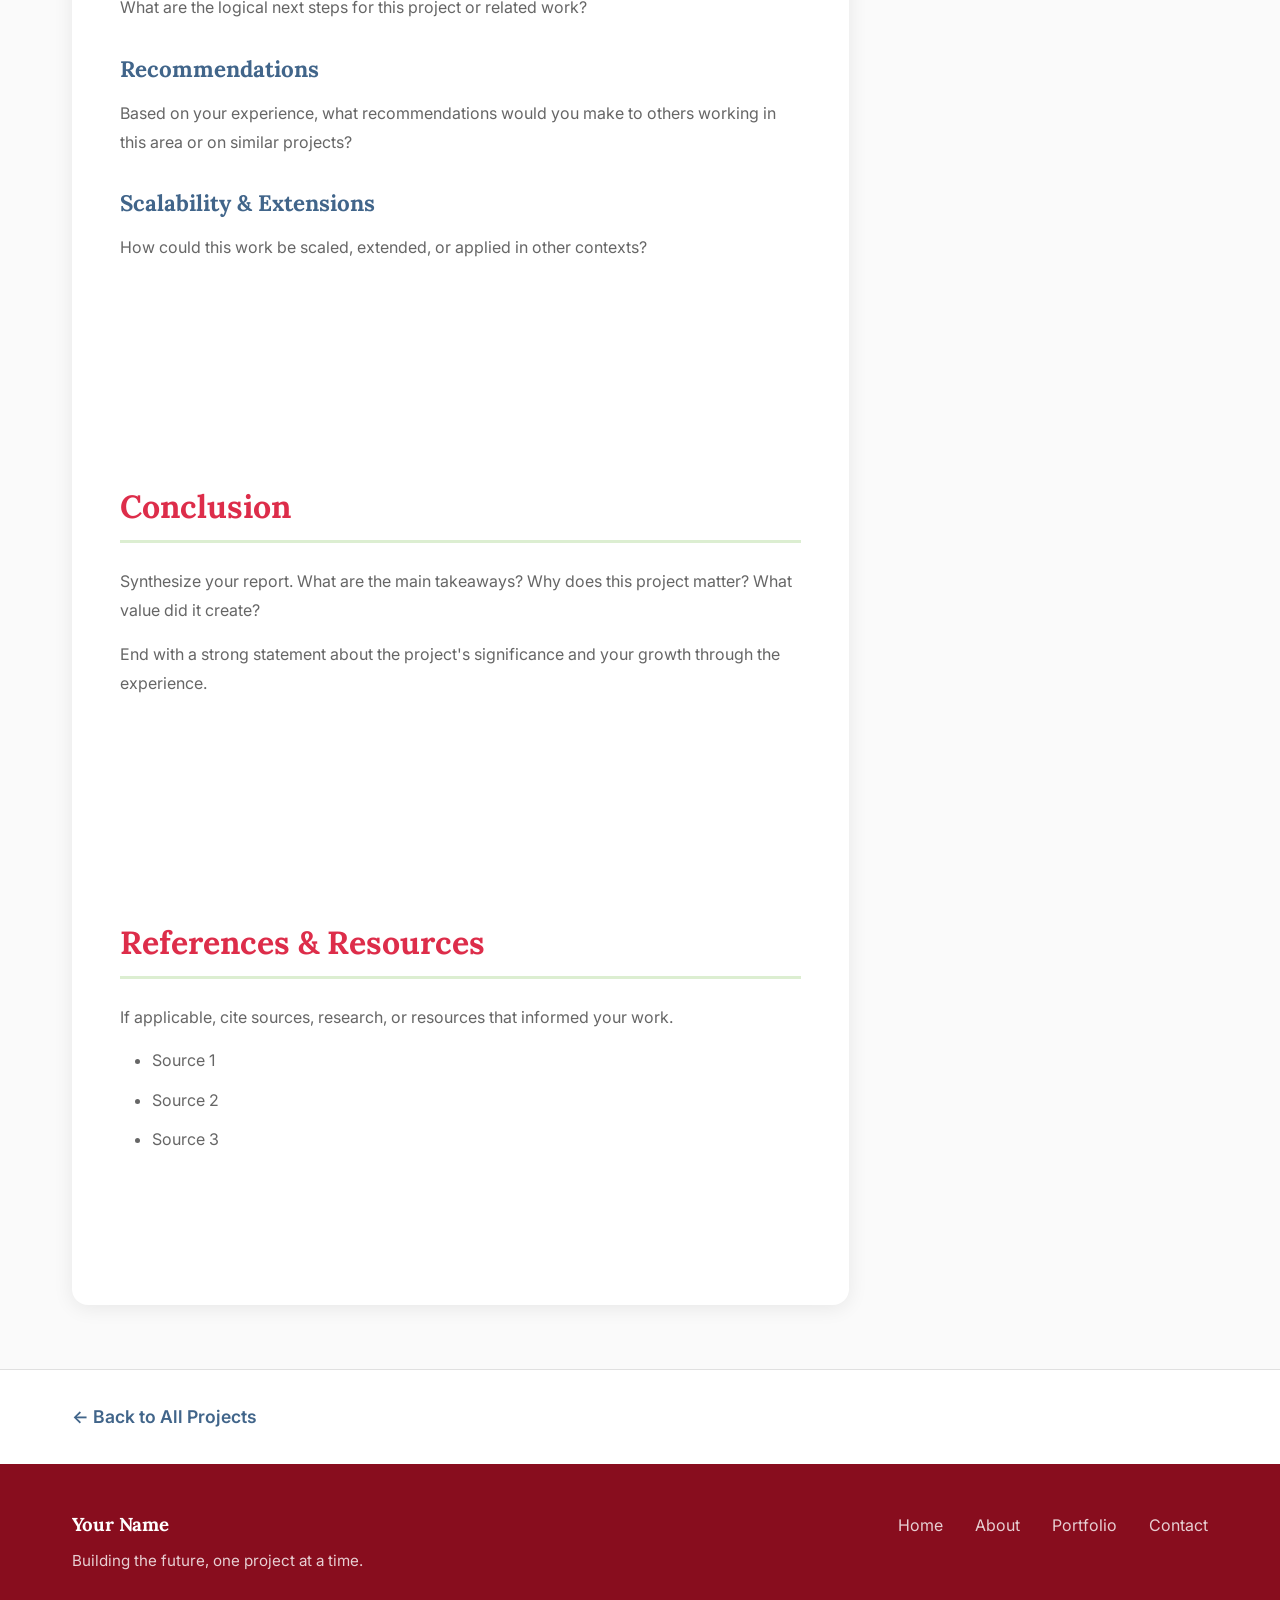
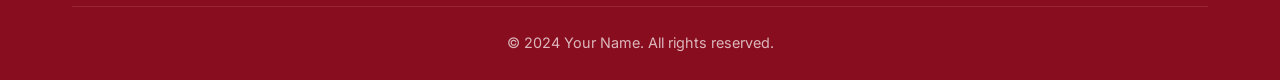
<file: project-report-2.html>
<!DOCTYPE html>
<html lang="en">
<head>
    <meta charset="UTF-8">
    <meta name="viewport" content="width=device-width, initial-scale=1.0">
    <title>Project Report: [Second Project Name] - Your Name</title>
    <link rel="stylesheet" href="styles.css">
    <link rel="preconnect" href="https://fonts.googleapis.com">
    <link rel="preconnect" href="https://fonts.gstatic.com" crossorigin>
    <link href="https://fonts.googleapis.com/css2?family=Lora:wght@400;600;700&family=Inter:wght@300;400;500;600;700&display=swap" rel="stylesheet">
</head>
<body>
    <!-- Simple Navigation (No main menu) -->
    <nav class="navbar">
        <div class="nav-container">
            <a href="index.html" class="logo">Your Name</a>
            <a href="portfolio.html" class="back-link">← Back to Portfolio</a>
        </div>
    </nav>

    <!-- Report Header -->
    <section class="report-header">
        <div class="container">
            <span class="report-category">Project Category • 2024</span>
            <h1 class="report-title">Second Project Title</h1>
            <p class="report-subtitle">Complete project documentation and case study</p>
            
            <div class="report-meta">
                <div class="meta-item">
                    <span class="meta-label">Duration</span>
                    <span class="meta-value">X months</span>
                </div>
                <div class="meta-item">
                    <span class="meta-label">Role</span>
                    <span class="meta-value">Your Role</span>
                </div>
                <div class="meta-item">
                    <span class="meta-label">Team</span>
                    <span class="meta-value">Solo / Team</span>
                </div>
            </div>
        </div>
    </section>

    <!-- Report Content -->
    <div class="report-content">
        <div class="container">
            <div class="report-layout">
                
                <!-- Main Content -->
                <article class="report-main">
                    
                    <!-- Executive Summary -->
                    <section class="report-section">
                        <h2 class="section-heading">Executive Summary</h2>
                        <p>
                            Provide a concise overview of the entire project in 2-3 paragraphs. 
                            This should give readers a quick understanding of what was done, why, 
                            and what was achieved. Someone should be able to read just this section 
                            and understand the project's essence.
                        </p>
                        <p>
                            Include: the problem addressed, your approach, key actions taken, 
                            and main outcomes/results.
                        </p>
                    </section>

                    <!-- Background -->
                    <section class="report-section">
                        <h2 class="section-heading">Background & Context</h2>
                        
                        <h3>Project Origin</h3>
                        <p>
                            How did this project come about? What prompted it? Provide context 
                            about the situation or need that led to this work.
                        </p>

                        <h3>Stakeholders</h3>
                        <p>
                            Who was involved or affected? Identify key stakeholders and their 
                            interests or requirements.
                        </p>
                        <ul>
                            <li><strong>Primary Stakeholder:</strong> Role and interest</li>
                            <li><strong>Secondary Stakeholders:</strong> Other parties involved</li>
                            <li><strong>End Users:</strong> Who benefits from this work</li>
                        </ul>

                        <h3>Initial Assessment</h3>
                        <p>
                            What was your initial understanding of the situation? What research 
                            or analysis did you conduct to frame the problem?
                        </p>
                    </section>

                    <!-- Problem Definition -->
                    <section class="report-section">
                        <h2 class="section-heading">Problem Definition</h2>
                        
                        <div class="highlight-box">
                            <h4>Core Problem</h4>
                            <p>
                                State the problem clearly and concisely. What needed to change? 
                                What was not working?
                            </p>
                        </div>

                        <h3>Problem Analysis</h3>
                        <p>
                            Dive deeper into the problem. What factors contributed to it? 
                            What were the root causes? Use data or evidence where possible.
                        </p>

                        <h3>Why This Matters</h3>
                        <p>
                            Explain the significance of solving this problem. What was at stake? 
                            What would happen if it remained unsolved?
                        </p>
                    </section>

                    <!-- Project Goals -->
                    <section class="report-section">
                        <h2 class="section-heading">Project Goals & Scope</h2>
                        
                        <h3>Primary Goals</h3>
                        <ul class="objectives-list">
                            <li><strong>Goal 1:</strong> Description and rationale</li>
                            <li><strong>Goal 2:</strong> Description and rationale</li>
                            <li><strong>Goal 3:</strong> Description and rationale</li>
                        </ul>

                        <h3>Scope</h3>
                        <p>
                            What was included in this project? What were the boundaries? 
                            What was explicitly out of scope?
                        </p>

                        <h3>Constraints & Limitations</h3>
                        <p>
                            What constraints did you work within? (Budget, time, resources, 
                            technical limitations, etc.)
                        </p>
                    </section>

                    <!-- Methodology -->
                    <section class="report-section">
                        <h2 class="section-heading">Methodology & Process</h2>
                        
                        <h3>Framework Applied</h3>
                        <p>
                            Did you follow a specific methodology, framework, or model? 
                            (e.g., Design Thinking, Agile, ADDIE, etc.) Explain your choice.
                        </p>

                        <h3>Project Phases</h3>
                        <div class="process-steps">
                            <div class="process-step">
                                <span class="step-number">1</span>
                                <div class="step-content">
                                    <h4>Phase 1: Research & Discovery</h4>
                                    <p>What you did in this phase and key findings</p>
                                </div>
                            </div>
                            <div class="process-step">
                                <span class="step-number">2</span>
                                <div class="step-content">
                                    <h4>Phase 2: Design & Planning</h4>
                                    <p>Design decisions and planning activities</p>
                                </div>
                            </div>
                            <div class="process-step">
                                <span class="step-number">3</span>
                                <div class="step-content">
                                    <h4>Phase 3: Development & Implementation</h4>
                                    <p>Building and executing the solution</p>
                                </div>
                            </div>
                            <div class="process-step">
                                <span class="step-number">4</span>
                                <div class="step-content">
                                    <h4>Phase 4: Testing & Refinement</h4>
                                    <p>Validation and improvements</p>
                                </div>
                            </div>
                        </div>

                        <h3>Tools & Methods</h3>
                        <p>
                            Detail the specific tools, techniques, and methods you used. 
                            Why were they appropriate for this project?
                        </p>
                    </section>

                    <!-- Implementation -->
                    <section class="report-section">
                        <h2 class="section-heading">Implementation Details</h2>
                        
                        <h3>Your Contributions</h3>
                        <p>
                            Be specific about what YOU did. What were your responsibilities? 
                            What tasks did you personally complete?
                        </p>

                        <h3>Timeline & Milestones</h3>
                        <p>
                            Outline the project timeline and major milestones achieved along the way.
                        </p>

                        <h3>Collaboration & Teamwork</h3>
                        <p>
                            If applicable, describe how you worked with others. What was your role 
                            in the team? How did collaboration enhance the project?
                        </p>

                        <h3>Challenges Encountered</h3>
                        <p>
                            What obstacles or setbacks did you face? Be honest about difficulties.
                        </p>

                        <h3>Problem-Solving & Adaptations</h3>
                        <p>
                            How did you overcome challenges? What creative solutions did you develop? 
                            How did you adapt when things didn't go as planned?
                        </p>
                    </section>

                    <!-- Outcomes -->
                    <section class="report-section">
                        <h2 class="section-heading">Outcomes & Results</h2>
                        
                        <div class="results-grid">
                            <div class="result-card">
                                <span class="result-number">XX%</span>
                                <span class="result-label">Key Metric 1</span>
                            </div>
                            <div class="result-card">
                                <span class="result-number">XX</span>
                                <span class="result-label">Key Metric 2</span>
                            </div>
                            <div class="result-card">
                                <span class="result-number">XX+</span>
                                <span class="result-label">Key Metric 3</span>
                            </div>
                        </div>

                        <h3>Quantitative Results</h3>
                        <p>
                            Present measurable outcomes with data. Use numbers, percentages, 
                            or other metrics to demonstrate impact.
                        </p>

                        <h3>Qualitative Outcomes</h3>
                        <p>
                            Describe outcomes that can't be easily measured but are important. 
                            Include feedback, testimonials, or observations.
                        </p>

                        <h3>Deliverables</h3>
                        <p>
                            List what you created or produced. Be specific about final outputs.
                        </p>
                        <ul>
                            <li>Deliverable 1 with brief description</li>
                            <li>Deliverable 2 with brief description</li>
                            <li>Deliverable 3 with brief description</li>
                        </ul>
                    </section>

                    <!-- Analysis & Evaluation -->
                    <section class="report-section">
                        <h2 class="section-heading">Analysis & Evaluation</h2>
                        
                        <h3>Meeting Objectives</h3>
                        <p>
                            To what extent did you achieve your stated goals? Evaluate each 
                            objective you set out to accomplish.
                        </p>

                        <h3>Success Factors</h3>
                        <p>
                            What contributed to the project's success? What practices, decisions, 
                            or resources were particularly valuable?
                        </p>

                        <h3>Limitations</h3>
                        <p>
                            What were the limitations of your work? What couldn't be achieved 
                            or what fell short of ideal?
                        </p>
                    </section>

                    <!-- Reflection -->
                    <section class="report-section">
                        <h2 class="section-heading">Personal Reflection & Growth</h2>
                        
                        <h3>Skills Developed</h3>
                        <p>
                            What new skills did you develop or strengthen through this project? 
                            Be specific about technical and professional competencies.
                        </p>

                        <h3>Key Learnings</h3>
                        <ul>
                            <li>Important insight or lesson learned</li>
                            <li>Something that changed your perspective or approach</li>
                            <li>Knowledge gained that you'll apply in future work</li>
                            <li>Unexpected discovery or learning</li>
                        </ul>

                        <h3>If I Could Do It Again</h3>
                        <p>
                            What would you do differently? What would you keep the same? 
                            This demonstrates growth mindset and critical thinking.
                        </p>
                    </section>

                    <!-- Future Work -->
                    <section class="report-section">
                        <h2 class="section-heading">Future Directions</h2>
                        
                        <h3>Next Steps</h3>
                        <p>
                            What are the logical next steps for this project or related work?
                        </p>

                        <h3>Recommendations</h3>
                        <p>
                            Based on your experience, what recommendations would you make 
                            to others working in this area or on similar projects?
                        </p>

                        <h3>Scalability & Extensions</h3>
                        <p>
                            How could this work be scaled, extended, or applied in other contexts?
                        </p>
                    </section>

                    <!-- Conclusion -->
                    <section class="report-section">
                        <h2 class="section-heading">Conclusion</h2>
                        <p>
                            Synthesize your report. What are the main takeaways? Why does 
                            this project matter? What value did it create?
                        </p>
                        <p>
                            End with a strong statement about the project's significance 
                            and your growth through the experience.
                        </p>
                    </section>

                    <!-- References (Optional) -->
                    <section class="report-section">
                        <h2 class="section-heading">References & Resources</h2>
                        <p>
                            If applicable, cite sources, research, or resources that informed your work.
                        </p>
                        <ul>
                            <li>Source 1</li>
                            <li>Source 2</li>
                            <li>Source 3</li>
                        </ul>
                    </section>

                </article>

                <!-- Sidebar -->
                <aside class="report-sidebar">
                    <div class="sidebar-section">
                        <h3>Quick Facts</h3>
                        <dl class="details-list">
                            <dt>Project Type</dt>
                            <dd>Type description</dd>
                            
                            <dt>Duration</dt>
                            <dd>Start - End</dd>
                            
                            <dt>Status</dt>
                            <dd>Completed / Ongoing</dd>
                            
                            <dt>Your Role</dt>
                            <dd>Role Title</dd>
                        </dl>
                    </div>

                    <div class="sidebar-section">
                        <h3>Technical Skills</h3>
                        <div class="sidebar-tags">
                            <span>Skill 1</span>
                            <span>Skill 2</span>
                            <span>Skill 3</span>
                            <span>Skill 4</span>
                        </div>
                    </div>

                    <div class="sidebar-section">
                        <h3>Soft Skills</h3>
                        <div class="sidebar-tags">
                            <span>Leadership</span>
                            <span>Communication</span>
                            <span>Collaboration</span>
                            <span>Problem Solving</span>
                        </div>
                    </div>

                    <div class="sidebar-section">
                        <h3>Technologies</h3>
                        <div class="sidebar-tags">
                            <span>Tech 1</span>
                            <span>Tech 2</span>
                            <span>Tech 3</span>
                        </div>
                    </div>

                    <div class="sidebar-section">
                        <h3>Related Links</h3>
                        <ul class="resource-list">
                            <li><a href="#">Project Files</a></li>
                            <li><a href="#">Documentation</a></li>
                            <li><a href="#">Presentation</a></li>
                        </ul>
                    </div>

                    <div class="sidebar-cta">
                        <p><strong>Questions about this project?</strong></p>
                        <a href="contact.html" class="btn btn-small">Get in Touch</a>
                    </div>
                </aside>

            </div>
        </div>
    </div>

    <!-- Navigation -->
    <section class="project-navigation">
        <div class="container">
            <a href="portfolio.html" class="nav-center">← Back to All Projects</a>
        </div>
    </section>

    <!-- Footer -->
    <footer class="footer">
        <div class="container">
            <div class="footer-content">
                <div class="footer-left">
                    <h3>Your Name</h3>
                    <p>Building the future, one project at a time.</p>
                </div>
                <div class="footer-links">
                    <a href="index.html">Home</a>
                    <a href="about.html">About</a>
                    <a href="portfolio.html">Portfolio</a>
                    <a href="contact.html">Contact</a>
                </div>
            </div>
            <div class="footer-bottom">
                <p>&copy; 2024 Your Name. All rights reserved.</p>
            </div>
        </div>
    </footer>
</body>
</html>
</file>
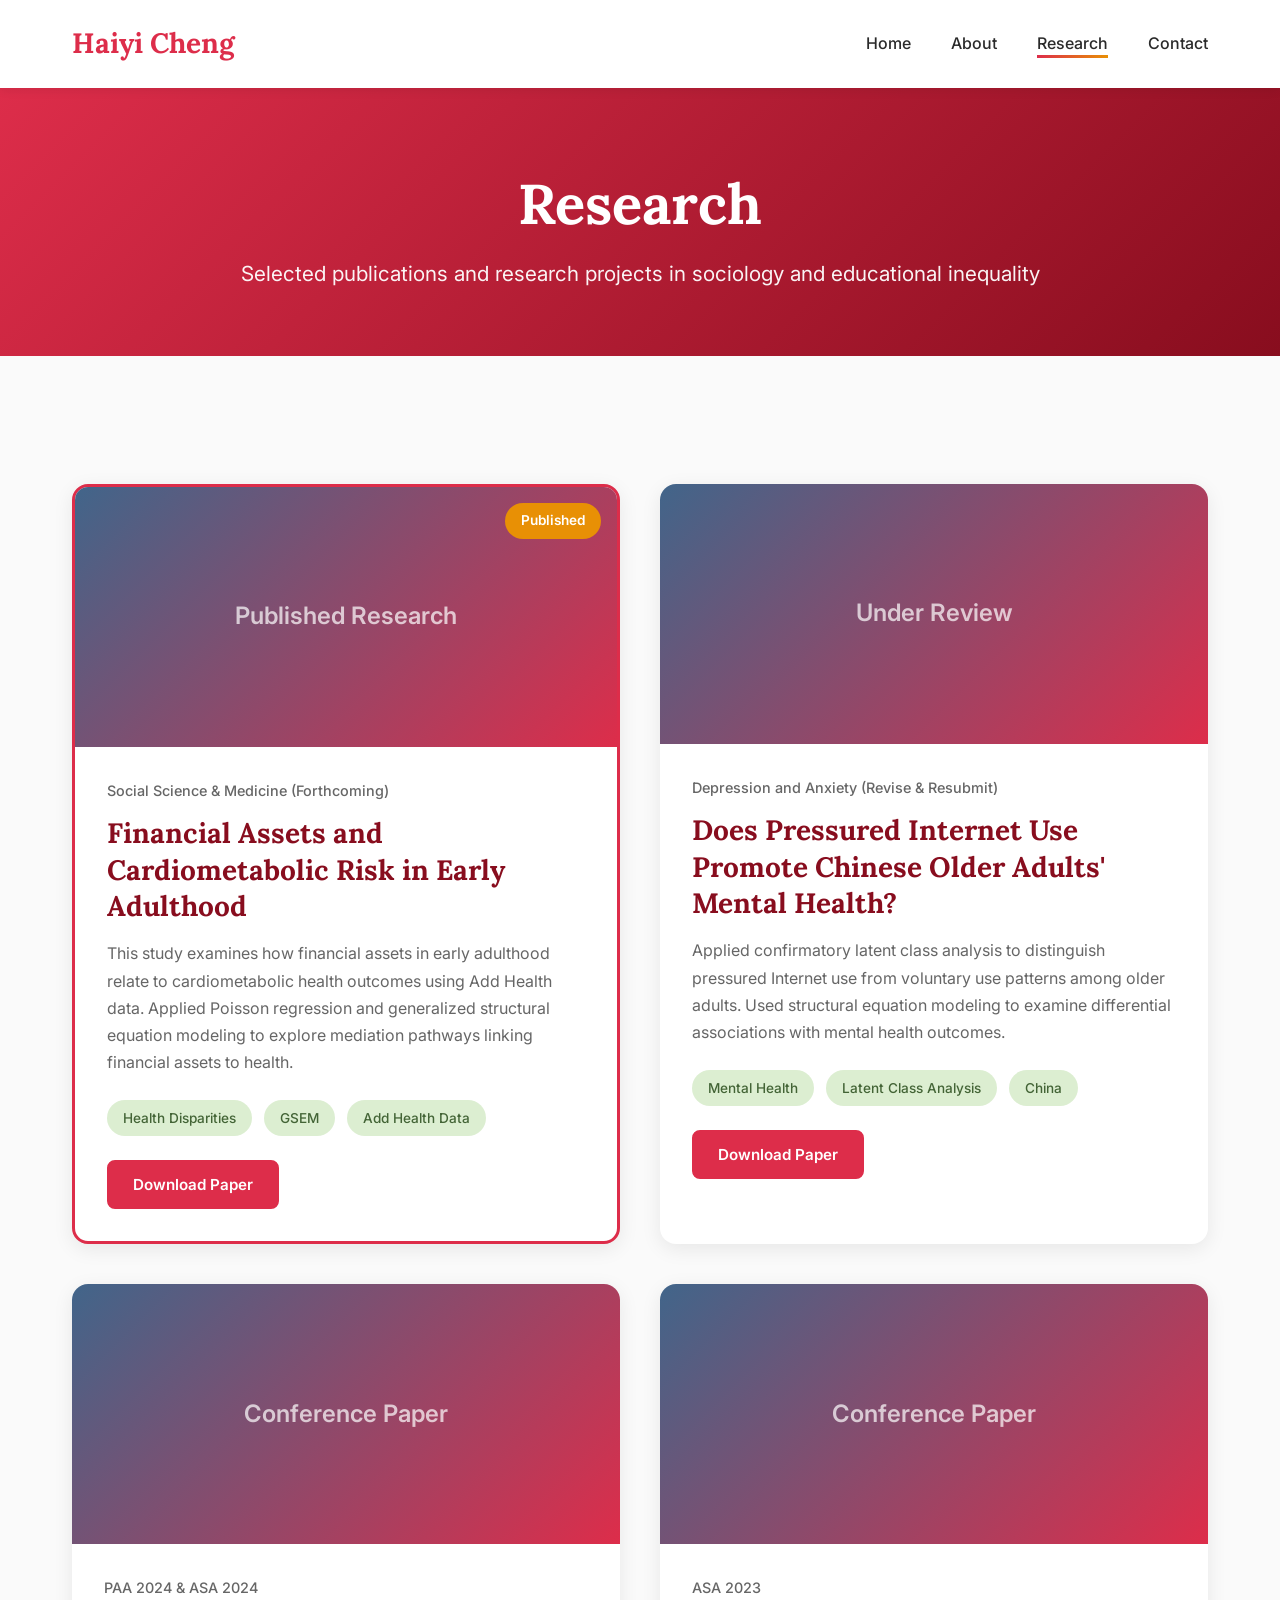
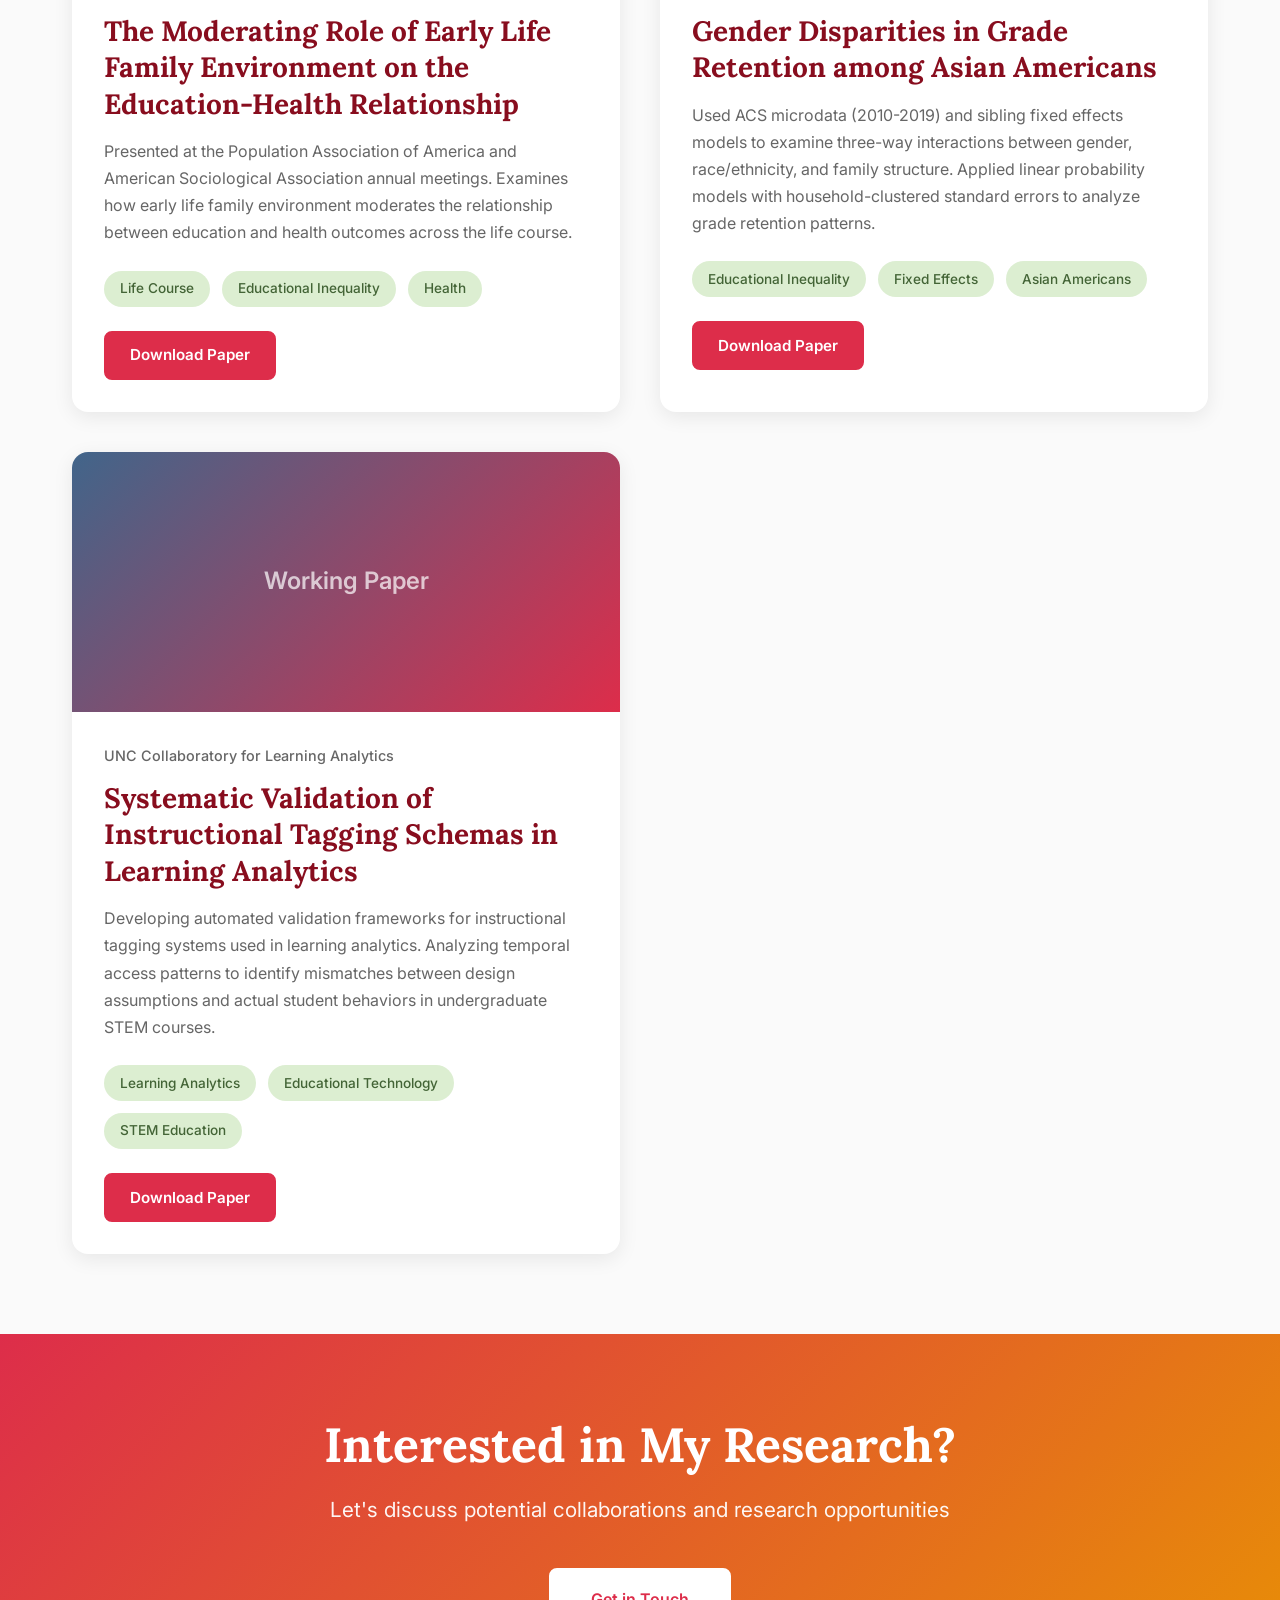
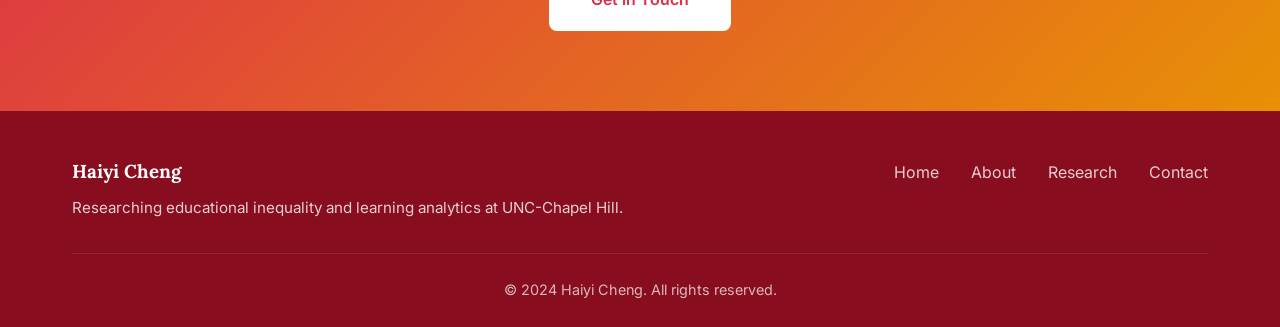
<file: research.html>
<!DOCTYPE html>
<html lang="en">
<head>
    <meta charset="UTF-8">
    <meta name="viewport" content="width=device-width, initial-scale=1.0">
    <title>Research - Haiyi Cheng</title>
    <link rel="stylesheet" href="styles.css">
    <link rel="preconnect" href="https://fonts.googleapis.com">
    <link rel="preconnect" href="https://fonts.gstatic.com" crossorigin>
    <link href="https://fonts.googleapis.com/css2?family=Lora:wght@400;600;700&family=Inter:wght@300;400;500;600;700&display=swap" rel="stylesheet">
</head>
<body>
    <!-- Navigation -->
    <nav class="navbar">
        <div class="nav-container">
            <a href="index.html" class="logo">Haiyi Cheng</a>
            <ul class="nav-menu">
                <li><a href="index.html">Home</a></li>
                <li><a href="about.html">About</a></li>
                <li><a href="research.html" class="active">Research</a></li>
                <li><a href="contact.html">Contact</a></li>
            </ul>
        </div>
    </nav>

    <!-- Page Header -->
    <section class="page-header">
        <div class="container">
            <h1 class="page-title">Research</h1>
            <p class="page-description">Selected publications and research projects in sociology and educational inequality</p>
        </div>
    </section>

    <!-- Research Section -->
    <section class="portfolio-section">
        <div class="container">
            <div class="portfolio-grid">
                
                <!-- Project 1: Financial Assets and Health -->
                <article class="portfolio-card featured">
                    <div class="portfolio-image">
                        <div class="image-placeholder">Published Research</div>
                        <div class="project-badge">Published</div>
                    </div>
                    <div class="portfolio-content">
                        <span class="project-meta">Social Science & Medicine (Forthcoming)</span>
                        <h3>Financial Assets and Cardiometabolic Risk in Early Adulthood</h3>
                        <p>
                            This study examines how financial assets in early adulthood relate to cardiometabolic health outcomes using Add Health data. 
                            Applied Poisson regression and generalized structural equation modeling to explore mediation pathways linking financial assets to health.
                        </p>
                        <div class="project-tags">
                            <span>Health Disparities</span>
                            <span>GSEM</span>
                            <span>Add Health Data</span>
                        </div>
                        <a href="documents/financial-assets-health.pdf" class="btn btn-small btn-primary" download>Download Paper</a>
                    </div>
                </article>

                <!-- Project 2: Pressured Internet Use -->
                <article class="portfolio-card">
                    <div class="portfolio-image">
                        <div class="image-placeholder">Under Review</div>
                    </div>
                    <div class="portfolio-content">
                        <span class="project-meta">Depression and Anxiety (Revise & Resubmit)</span>
                        <h3>Does Pressured Internet Use Promote Chinese Older Adults' Mental Health?</h3>
                        <p>
                            Applied confirmatory latent class analysis to distinguish pressured Internet use from voluntary use patterns among older adults. 
                            Used structural equation modeling to examine differential associations with mental health outcomes.
                        </p>
                        <div class="project-tags">
                            <span>Mental Health</span>
                            <span>Latent Class Analysis</span>
                            <span>China</span>
                        </div>
                        <a href="documents/internet-use-mental-health.pdf" class="btn btn-small btn-primary" download>Download Paper</a>
                    </div>
                </article>

                <!-- Project 3: Education-Health Relationship -->
                <article class="portfolio-card">
                    <div class="portfolio-image">
                        <div class="image-placeholder">Conference Paper</div>
                    </div>
                    <div class="portfolio-content">
                        <span class="project-meta">PAA 2024 & ASA 2024</span>
                        <h3>The Moderating Role of Early Life Family Environment on the Education-Health Relationship</h3>
                        <p>
                            Presented at the Population Association of America and American Sociological Association annual meetings. 
                            Examines how early life family environment moderates the relationship between education and health outcomes across the life course.
                        </p>
                        <div class="project-tags">
                            <span>Life Course</span>
                            <span>Educational Inequality</span>
                            <span>Health</span>
                        </div>
                        <a href="documents/education-health-family.pdf" class="btn btn-small btn-primary" download>Download Paper</a>
                    </div>
                </article>

                <!-- Project 4: Gender Disparities in Education -->
                <article class="portfolio-card">
                    <div class="portfolio-image">
                        <div class="image-placeholder">Conference Paper</div>
                    </div>
                    <div class="portfolio-content">
                        <span class="project-meta">ASA 2023</span>
                        <h3>Gender Disparities in Grade Retention among Asian Americans</h3>
                        <p>
                            Used ACS microdata (2010-2019) and sibling fixed effects models to examine three-way interactions between gender, race/ethnicity, and family structure. 
                            Applied linear probability models with household-clustered standard errors to analyze grade retention patterns.
                        </p>
                        <div class="project-tags">
                            <span>Educational Inequality</span>
                            <span>Fixed Effects</span>
                            <span>Asian Americans</span>
                        </div>
                        <a href="documents/gender-grade-retention.pdf" class="btn btn-small btn-primary" download>Download Paper</a>
                    </div>
                </article>

                <!-- Project 5: Instructional Tagging Validation -->
                <article class="portfolio-card">
                    <div class="portfolio-image">
                        <div class="image-placeholder">Working Paper</div>
                    </div>
                    <div class="portfolio-content">
                        <span class="project-meta">UNC Collaboratory for Learning Analytics</span>
                        <h3>Systematic Validation of Instructional Tagging Schemas in Learning Analytics</h3>
                        <p>
                            Developing automated validation frameworks for instructional tagging systems used in learning analytics. 
                            Analyzing temporal access patterns to identify mismatches between design assumptions and actual student behaviors in undergraduate STEM courses.
                        </p>
                        <div class="project-tags">
                            <span>Learning Analytics</span>
                            <span>Educational Technology</span>
                            <span>STEM Education</span>
                        </div>
                        <a href="documents/instructional-tagging-validation.pdf" class="btn btn-small btn-primary" download>Download Paper</a>
                    </div>
                </article>

            </div>
        </div>
    </section>

    <!-- CTA Section -->
    <section class="cta-section">
        <div class="container">
            <div class="cta-content">
                <h2>Interested in My Research?</h2>
                <p>Let's discuss potential collaborations and research opportunities</p>
                <a href="contact.html" class="btn btn-light">Get in Touch</a>
            </div>
        </div>
    </section>

    <!-- Footer -->
    <footer class="footer">
        <div class="container">
            <div class="footer-content">
                <div class="footer-left">
                    <h3>Haiyi Cheng</h3>
                    <p>Researching educational inequality and learning analytics at UNC-Chapel Hill.</p>
                </div>
                <div class="footer-links">
                    <a href="index.html">Home</a>
                    <a href="about.html">About</a>
                    <a href="research.html">Research</a>
                    <a href="contact.html">Contact</a>
                </div>
            </div>
            <div class="footer-bottom">
                <p>&copy; 2024 Haiyi Cheng. All rights reserved.</p>
            </div>
        </div>
    </footer>
</body>
</html>
</file>
<file: styles.css>
/* ===========================
   COLOR PALETTE & VARIABLES
   =========================== */

:root {
    /* Color Palette */
    --raspberry: #dd2d4a;
    --carrot-orange: #e89005;
    --baltic-blue: #41658a;
    --crushed-berry: #880d1e;
    --frosted-mint: #dceed1;
    --golden-apricot: #df9a57;
    --hunter-green: #436436;
    
    /* Functional Colors */
    --primary: var(--raspberry);
    --secondary: var(--baltic-blue);
    --accent: var(--carrot-orange);
    --dark: var(--crushed-berry);
    --light: var(--frosted-mint);
    --text-dark: #2a2a2a;
    --text-light: #666;
    --white: #ffffff;
    --background: #fafafa;
    
    /* Typography */
    --font-headline: 'Lora', serif;
    --font-body: 'Inter', sans-serif;
    
    /* Spacing */
    --container-width: 1200px;
    --section-spacing: 5rem;
}

/* ===========================
   RESET & BASE STYLES
   =========================== */

* {
    margin: 0;
    padding: 0;
    box-sizing: border-box;
}

html {
    scroll-behavior: smooth;
    font-size: 16px;
}

body {
    font-family: var(--font-body);
    color: var(--text-dark);
    background-color: var(--background);
    line-height: 1.7;
}

h1, h2, h3, h4, h5, h6 {
    font-family: var(--font-headline);
    color: var(--dark);
    line-height: 1.3;
    font-weight: 700;
}

a {
    text-decoration: none;
    color: inherit;
    transition: all 0.3s ease;
}

img {
    max-width: 100%;
    height: auto;
}

.container {
    max-width: var(--container-width);
    margin: 0 auto;
    padding: 0 2rem;
}

/* ===========================
   NAVIGATION
   =========================== */

.navbar {
    background-color: var(--white);
    padding: 1.25rem 0;
    box-shadow: 0 2px 10px rgba(0,0,0,0.08);
    position: sticky;
    top: 0;
    z-index: 1000;
}

.nav-container {
    max-width: var(--container-width);
    margin: 0 auto;
    padding: 0 2rem;
    display: flex;
    justify-content: space-between;
    align-items: center;
}

.logo {
    font-family: var(--font-headline);
    font-size: 1.75rem;
    font-weight: 700;
    color: var(--primary);
}

.logo:hover {
    color: var(--accent);
}

.nav-menu {
    display: flex;
    list-style: none;
    gap: 2.5rem;
}

.nav-menu a {
    font-weight: 500;
    color: var(--text-dark);
    position: relative;
}

.nav-menu a::after {
    content: '';
    position: absolute;
    bottom: -5px;
    left: 0;
    width: 0;
    height: 3px;
    background: linear-gradient(90deg, var(--primary), var(--accent));
    transition: width 0.3s;
}

.nav-menu a:hover::after,
.nav-menu a.active::after {
    width: 100%;
}

.back-link {
    color: var(--secondary);
    font-weight: 500;
}

.back-link:hover {
    color: var(--primary);
}

/* ===========================
   HERO SECTION
   =========================== */

.hero {
    min-height: 85vh;
    display: flex;
    align-items: center;
    justify-content: center;
    position: relative;
    overflow: hidden;
    background: linear-gradient(135deg, var(--frosted-mint) 0%, var(--white) 100%);
    padding: 4rem 2rem;
}

.hero-content {
    text-align: center;
    max-width: 800px;
    z-index: 10;
}

.hero-badge {
    display: inline-block;
    background-color: var(--primary);
    color: var(--white);
    padding: 0.5rem 1.5rem;
    border-radius: 50px;
    font-size: 0.9rem;
    font-weight: 600;
    margin-bottom: 2rem;
    animation: fadeInDown 0.8s ease;
}

.hero-title {
    font-size: 4rem;
    margin-bottom: 1.5rem;
    color: var(--dark);
    animation: fadeInUp 0.8s ease 0.2s backwards;
}

.hero-title .highlight {
    color: var(--primary);
    position: relative;
}

.hero-description {
    font-size: 1.3rem;
    color: var(--text-light);
    margin-bottom: 2.5rem;
    line-height: 1.8;
    animation: fadeInUp 0.8s ease 0.4s backwards;
}

.hero-buttons {
    display: flex;
    gap: 1.5rem;
    justify-content: center;
    flex-wrap: wrap;
    animation: fadeInUp 0.8s ease 0.6s backwards;
}

/* Hero Decorations */
.hero-decoration {
    position: absolute;
    width: 100%;
    height: 100%;
    top: 0;
    left: 0;
    pointer-events: none;
    overflow: hidden;
}

.decoration-circle {
    position: absolute;
    border-radius: 50%;
    opacity: 0.15;
}

.circle-1 {
    width: 300px;
    height: 300px;
    background: var(--primary);
    top: -100px;
    right: -50px;
}

.circle-2 {
    width: 200px;
    height: 200px;
    background: var(--accent);
    bottom: 10%;
    left: -50px;
}

.circle-3 {
    width: 150px;
    height: 150px;
    background: var(--secondary);
    top: 50%;
    right: 10%;
}

/* ===========================
   BUTTONS
   =========================== */

.btn {
    display: inline-block;
    padding: 1rem 2.5rem;
    font-weight: 600;
    border-radius: 8px;
    transition: all 0.3s ease;
    cursor: pointer;
    border: 2px solid transparent;
    font-family: var(--font-body);
}

.btn-primary {
    background-color: var(--primary);
    color: var(--white);
    border-color: var(--primary);
}

.btn-primary:hover {
    background-color: var(--crushed-berry);
    border-color: var(--crushed-berry);
    transform: translateY(-2px);
    box-shadow: 0 5px 15px rgba(221, 45, 74, 0.3);
}

.btn-secondary {
    background-color: transparent;
    color: var(--secondary);
    border-color: var(--secondary);
}

.btn-secondary:hover {
    background-color: var(--secondary);
    color: var(--white);
}

.btn-light {
    background-color: var(--white);
    color: var(--primary);
    border-color: var(--white);
}

.btn-light:hover {
    background-color: transparent;
    border-color: var(--white);
    color: var(--white);
}

.btn-small {
    padding: 0.6rem 1.5rem;
    font-size: 0.95rem;
}

.btn-full {
    width: 100%;
}

/* ===========================
   SECTION STYLES
   =========================== */

section {
    padding: var(--section-spacing) 0;
}

.section-title {
    font-size: 3rem;
    text-align: center;
    margin-bottom: 1rem;
    color: var(--dark);
}

.section-subtitle {
    text-align: center;
    font-size: 1.2rem;
    color: var(--text-light);
    margin-bottom: 3rem;
}

.section-description {
    text-align: center;
    font-size: 1.15rem;
    color: var(--text-light);
    max-width: 700px;
    margin: 0 auto 3rem;
}

/* ===========================
   HIGHLIGHTS SECTION
   =========================== */

.highlights {
    background-color: var(--white);
}

.highlights-grid {
    display: grid;
    grid-template-columns: repeat(auto-fit, minmax(260px, 1fr));
    gap: 2rem;
    margin-top: 3rem;
}

.highlight-card {
    background: linear-gradient(135deg, var(--white) 0%, var(--frosted-mint) 100%);
    padding: 2.5rem;
    border-radius: 16px;
    text-align: center;
    transition: all 0.3s ease;
    border: 2px solid transparent;
}

.highlight-card:hover {
    transform: translateY(-10px);
    box-shadow: 0 15px 35px rgba(0,0,0,0.1);
}

.card-1:hover { border-color: var(--primary); }
.card-2:hover { border-color: var(--accent); }
.card-3:hover { border-color: var(--secondary); }
.card-4:hover { border-color: var(--hunter-green); }

.card-icon {
    font-size: 3.5rem;
    margin-bottom: 1.5rem;
}

.highlight-card h3 {
    font-size: 1.5rem;
    margin-bottom: 1rem;
    color: var(--dark);
}

.highlight-card p {
    color: var(--text-light);
    line-height: 1.6;
}

/* ===========================
   FEATURED PROJECTS PREVIEW
   =========================== */

.featured-projects {
    background-color: var(--background);
}

.projects-preview {
    display: grid;
    grid-template-columns: repeat(auto-fit, minmax(450px, 1fr));
    gap: 3rem;
    margin-top: 3rem;
}

.project-preview {
    background-color: var(--white);
    border-radius: 16px;
    overflow: hidden;
    box-shadow: 0 5px 20px rgba(0,0,0,0.08);
    transition: all 0.3s ease;
}

.project-preview:hover {
    transform: translateY(-8px);
    box-shadow: 0 15px 40px rgba(0,0,0,0.12);
}

.project-preview-image {
    height: 250px;
    background: linear-gradient(135deg, var(--primary), var(--accent));
    display: flex;
    align-items: center;
    justify-content: center;
}

.preview-placeholder {
    font-size: 2rem;
    color: var(--white);
    font-weight: 700;
    opacity: 0.7;
}

.project-preview-content {
    padding: 2rem;
}

.project-category {
    display: inline-block;
    background-color: var(--frosted-mint);
    color: var(--hunter-green);
    padding: 0.4rem 1rem;
    border-radius: 20px;
    font-size: 0.85rem;
    font-weight: 600;
    margin-bottom: 1rem;
}

.project-preview-content h3 {
    font-size: 1.75rem;
    margin-bottom: 1rem;
}

.project-preview-content p {
    color: var(--text-light);
    margin-bottom: 1.5rem;
}

.link-arrow {
    color: var(--primary);
    font-weight: 600;
}

.link-arrow:hover {
    color: var(--accent);
}

/* ===========================
   PAGE HEADER
   =========================== */

.page-header {
    background: linear-gradient(135deg, var(--primary) 0%, var(--crushed-berry) 100%);
    color: var(--white);
    padding: 5rem 2rem 4rem;
    text-align: center;
}

.page-title {
    font-size: 3.5rem;
    color: var(--white);
    margin-bottom: 1rem;
}

.page-description {
    font-size: 1.3rem;
    opacity: 0.95;
}

/* ===========================
   ABOUT PAGE
   =========================== */

.about-content {
    padding: 4rem 0;
}

.about-grid {
    display: grid;
    grid-template-columns: 1fr 2fr;
    gap: 4rem;
    align-items: start;
}

.about-visual {
    position: sticky;
    top: 100px;
}

.profile-placeholder {
    width: 100%;
    aspect-ratio: 1;
    background: linear-gradient(135deg, var(--frosted-mint), var(--white));
    border-radius: 16px;
    display: flex;
    align-items: center;
    justify-content: center;
    font-size: 1.2rem;
    color: var(--text-light);
    border: 3px solid var(--primary);
    margin-bottom: 2rem;
}

.profile-photo {
    width: 100%;
    aspect-ratio: 1;
    border-radius: 16px;
    border: 3px solid var(--primary);
    object-fit: cover;
    margin-bottom: 2rem;
    display: block;
}

.about-stats {
    display: grid;
    grid-template-columns: 1fr 1fr;
    gap: 1rem;
}

.stat-box {
    background-color: var(--white);
    padding: 1.5rem;
    border-radius: 12px;
    text-align: center;
    box-shadow: 0 3px 15px rgba(0,0,0,0.08);
}

.stat-number {
    display: block;
    font-family: var(--font-headline);
    font-size: 2rem;
    font-weight: 700;
    color: var(--primary);
    margin-bottom: 0.5rem;
}

.stat-label {
    display: block;
    font-size: 0.9rem;
    color: var(--text-light);
}

.about-text h2 {
    font-size: 2.5rem;
    margin-bottom: 1.5rem;
}

.about-text .lead {
    font-size: 1.3rem;
    color: var(--secondary);
    font-weight: 500;
    margin-bottom: 1.5rem;
    line-height: 1.7;
}

.about-text p {
    margin-bottom: 1.5rem;
    font-size: 1.05rem;
    line-height: 1.8;
}

/* ===========================
   SKILLS SECTION
   =========================== */

.skills-section {
    background-color: var(--white);
}

.skills-categories {
    display: grid;
    grid-template-columns: repeat(auto-fit, minmax(300px, 1fr));
    gap: 3rem;
    margin-top: 3rem;
}

.skill-category h3 {
    font-size: 1.5rem;
    margin-bottom: 1.5rem;
    color: var(--primary);
}

.skill-tags {
    display: flex;
    flex-wrap: wrap;
    gap: 0.75rem;
}

.skill-tag {
    background-color: var(--frosted-mint);
    color: var(--hunter-green);
    padding: 0.6rem 1.2rem;
    border-radius: 25px;
    font-size: 0.95rem;
    font-weight: 500;
    transition: all 0.3s;
    border: 2px solid transparent;
}

.skill-tag:hover {
    background-color: var(--primary);
    color: var(--white);
    border-color: var(--primary);
}

/* ===========================
   TIMELINE
   =========================== */

.timeline-section {
    background-color: var(--background);
}

.timeline {
    max-width: 800px;
    margin: 3rem auto 0;
    position: relative;
}

.timeline::before {
    content: '';
    position: absolute;
    left: 30px;
    top: 0;
    bottom: 0;
    width: 3px;
    background: linear-gradient(180deg, var(--primary), var(--accent));
}

.timeline-item {
    position: relative;
    padding-left: 80px;
    margin-bottom: 3rem;
}

.timeline-dot {
    position: absolute;
    left: 18px;
    top: 0;
    width: 25px;
    height: 25px;
    background-color: var(--primary);
    border-radius: 50%;
    border: 4px solid var(--white);
    box-shadow: 0 0 0 3px var(--frosted-mint);
}

.timeline-content {
    background-color: var(--white);
    padding: 2rem;
    border-radius: 12px;
    box-shadow: 0 3px 15px rgba(0,0,0,0.08);
}

.timeline-date {
    display: inline-block;
    background-color: var(--frosted-mint);
    color: var(--hunter-green);
    padding: 0.4rem 1rem;
    border-radius: 20px;
    font-size: 0.85rem;
    font-weight: 600;
    margin-bottom: 1rem;
}

.timeline-content h3 {
    font-size: 1.4rem;
    margin-bottom: 0.75rem;
}

.timeline-content p {
    color: var(--text-light);
    line-height: 1.6;
}

/* ===========================
   PORTFOLIO PAGE
   =========================== */

.portfolio-section {
    background-color: var(--background);
}

.portfolio-grid {
    display: grid;
    grid-template-columns: repeat(auto-fit, minmax(450px, 1fr));
    gap: 2.5rem;
    margin-top: 3rem;
}

.portfolio-card {
    background-color: var(--white);
    border-radius: 16px;
    overflow: hidden;
    box-shadow: 0 5px 20px rgba(0,0,0,0.08);
    transition: all 0.3s ease;
}

.portfolio-card:hover {
    transform: translateY(-8px);
    box-shadow: 0 15px 40px rgba(0,0,0,0.15);
}

.portfolio-card.featured {
    border: 3px solid var(--primary);
}

.portfolio-image {
    height: 260px;
    background: linear-gradient(135deg, var(--secondary), var(--primary));
    display: flex;
    align-items: center;
    justify-content: center;
    position: relative;
}

.image-placeholder {
    font-size: 1.5rem;
    color: var(--white);
    font-weight: 600;
    opacity: 0.7;
}

.project-badge {
    position: absolute;
    top: 1rem;
    right: 1rem;
    background-color: var(--accent);
    color: var(--white);
    padding: 0.4rem 1rem;
    border-radius: 20px;
    font-size: 0.85rem;
    font-weight: 600;
}

.portfolio-content {
    padding: 2rem;
}

.project-meta {
    display: block;
    color: var(--text-light);
    font-size: 0.9rem;
    margin-bottom: 0.75rem;
    font-weight: 500;
}

.portfolio-content h3 {
    font-size: 1.75rem;
    margin-bottom: 1rem;
}

.portfolio-content p {
    color: var(--text-light);
    margin-bottom: 1.5rem;
    line-height: 1.7;
}

.project-tags {
    display: flex;
    flex-wrap: wrap;
    gap: 0.75rem;
    margin-bottom: 1.5rem;
}

.project-tags span {
    background-color: var(--frosted-mint);
    color: var(--hunter-green);
    padding: 0.4rem 1rem;
    border-radius: 20px;
    font-size: 0.85rem;
    font-weight: 500;
}

/* ===========================
   CONTACT PAGE
   =========================== */

.contact-section {
    background-color: var(--background);
}

.contact-grid {
    display: grid;
    grid-template-columns: 1fr 1.5fr;
    gap: 4rem;
    margin-top: 3rem;
}

.contact-info-panel,
.contact-form-panel {
    background-color: var(--white);
    padding: 3rem;
    border-radius: 16px;
    box-shadow: 0 5px 20px rgba(0,0,0,0.08);
}

.contact-info-panel h2,
.contact-form-panel h2 {
    font-size: 2rem;
    margin-bottom: 1rem;
}

.contact-info-panel p {
    color: var(--text-light);
    margin-bottom: 2rem;
    line-height: 1.7;
}

.contact-methods {
    display: flex;
    flex-direction: column;
    gap: 1.5rem;
    margin-bottom: 2rem;
}

.contact-item {
    display: flex;
    gap: 1.5rem;
    align-items: start;
}

.contact-icon {
    font-size: 2rem;
    flex-shrink: 0;
}

.contact-details h4 {
    font-size: 1.1rem;
    margin-bottom: 0.5rem;
}

.contact-details a {
    color: var(--primary);
}

.contact-details a:hover {
    color: var(--accent);
    text-decoration: underline;
}

.availability {
    background-color: var(--frosted-mint);
    padding: 1.5rem;
    border-radius: 12px;
    border-left: 4px solid var(--hunter-green);
}

.availability h4 {
    margin-bottom: 0.5rem;
}

.availability p {
    margin: 0;
    color: var(--hunter-green);
    font-weight: 500;
}

/* Contact Form */
.form-instruction {
    font-size: 0.9rem;
    color: var(--text-light);
    margin-bottom: 2rem;
    font-style: italic;
}

.form-group {
    margin-bottom: 1.5rem;
}

.form-group label {
    display: block;
    margin-bottom: 0.5rem;
    font-weight: 600;
    color: var(--dark);
}

.form-group input,
.form-group textarea {
    width: 100%;
    padding: 0.9rem;
    border: 2px solid #e0e0e0;
    border-radius: 8px;
    font-family: var(--font-body);
    font-size: 1rem;
    transition: border-color 0.3s;
}

.form-group input:focus,
.form-group textarea:focus {
    outline: none;
    border-color: var(--primary);
}

.form-group textarea {
    resize: vertical;
}

/* ===========================
   PROJECT REPORT PAGES
   =========================== */

.report-header {
    background: linear-gradient(135deg, var(--secondary) 0%, var(--primary) 100%);
    color: var(--white);
    padding: 5rem 2rem 3rem;
    text-align: center;
}

.report-category {
    display: inline-block;
    background-color: rgba(255,255,255,0.2);
    padding: 0.5rem 1.5rem;
    border-radius: 25px;
    font-size: 0.9rem;
    font-weight: 600;
    margin-bottom: 1.5rem;
}

.report-title {
    font-size: 3.5rem;
    color: var(--white);
    margin-bottom: 1rem;
}

.report-subtitle {
    font-size: 1.3rem;
    opacity: 0.95;
    margin-bottom: 2.5rem;
}

.report-meta {
    display: flex;
    justify-content: center;
    gap: 3rem;
    flex-wrap: wrap;
}

.meta-item {
    display: flex;
    flex-direction: column;
    align-items: center;
}

.meta-label {
    font-size: 0.9rem;
    opacity: 0.9;
    margin-bottom: 0.3rem;
}

.meta-value {
    font-size: 1.1rem;
    font-weight: 600;
}

/* Report Content Layout */
.report-content {
    background-color: var(--background);
    padding: 4rem 0;
}

.report-layout {
    display: grid;
    grid-template-columns: 2.5fr 1fr;
    gap: 3rem;
    align-items: start;
}

.report-main {
    background-color: var(--white);
    padding: 3rem;
    border-radius: 16px;
    box-shadow: 0 3px 20px rgba(0,0,0,0.08);
}

.report-section {
    margin-bottom: 3rem;
}

.report-section:last-child {
    margin-bottom: 0;
}

.section-heading {
    font-size: 2rem;
    color: var(--primary);
    margin-bottom: 1.5rem;
    padding-bottom: 0.75rem;
    border-bottom: 3px solid var(--frosted-mint);
}

.report-section h3 {
    font-size: 1.4rem;
    margin: 2rem 0 1rem;
    color: var(--secondary);
}

.report-section h4 {
    font-size: 1.1rem;
    margin: 1.5rem 0 0.75rem;
    color: var(--dark);
}

.report-section p {
    margin-bottom: 1rem;
    line-height: 1.8;
    color: var(--text-light);
}

.report-section ul,
.report-section ol {
    margin-left: 2rem;
    margin-bottom: 1.5rem;
}

.report-section li {
    margin-bottom: 0.75rem;
    line-height: 1.7;
    color: var(--text-light);
}

.objectives-list {
    list-style: none;
    margin-left: 0;
}

.objectives-list li {
    background-color: var(--frosted-mint);
    padding: 1rem 1.5rem;
    margin-bottom: 1rem;
    border-radius: 8px;
    border-left: 4px solid var(--primary);
}

/* Highlight Box */
.highlight-box {
    background: linear-gradient(135deg, var(--frosted-mint), var(--white));
    padding: 2rem;
    border-radius: 12px;
    border-left: 5px solid var(--accent);
    margin: 2rem 0;
}

.highlight-box h4 {
    color: var(--primary);
    margin-bottom: 1rem;
}

.highlight-box p {
    margin-bottom: 0;
}

/* Process Steps */
.process-steps {
    margin: 2rem 0;
}

.process-step {
    display: flex;
    gap: 1.5rem;
    margin-bottom: 2rem;
    align-items: start;
}

.step-number {
    background: linear-gradient(135deg, var(--primary), var(--accent));
    color: var(--white);
    width: 50px;
    height: 50px;
    border-radius: 50%;
    display: flex;
    align-items: center;
    justify-content: center;
    font-size: 1.5rem;
    font-weight: 700;
    flex-shrink: 0;
}

.step-content h4 {
    margin: 0 0 0.5rem 0;
}

.step-content p {
    margin: 0;
}

/* Results Grid */
.results-grid {
    display: grid;
    grid-template-columns: repeat(auto-fit, minmax(150px, 1fr));
    gap: 1.5rem;
    margin: 2rem 0;
}

.result-card {
    background: linear-gradient(135deg, var(--frosted-mint), var(--white));
    padding: 2rem;
    border-radius: 12px;
    text-align: center;
    border: 2px solid var(--primary);
}

.result-number {
    display: block;
    font-family: var(--font-headline);
    font-size: 2.5rem;
    font-weight: 700;
    color: var(--primary);
    margin-bottom: 0.5rem;
}

.result-label {
    display: block;
    font-size: 0.95rem;
    color: var(--text-light);
    font-weight: 500;
}

/* Report Sidebar */
.report-sidebar {
    position: sticky;
    top: 100px;
}

.sidebar-section {
    background-color: var(--white);
    padding: 2rem;
    border-radius: 12px;
    box-shadow: 0 3px 15px rgba(0,0,0,0.08);
    margin-bottom: 2rem;
}

.sidebar-section h3 {
    font-size: 1.3rem;
    margin-bottom: 1.5rem;
    color: var(--primary);
}

.details-list {
    display: flex;
    flex-direction: column;
    gap: 1rem;
}

.details-list dt {
    font-weight: 600;
    color: var(--dark);
    font-size: 0.9rem;
}

.details-list dd {
    color: var(--text-light);
    margin-left: 0;
    margin-bottom: 0.5rem;
}

.sidebar-tags {
    display: flex;
    flex-wrap: wrap;
    gap: 0.75rem;
}

.sidebar-tags span {
    background-color: var(--frosted-mint);
    color: var(--hunter-green);
    padding: 0.5rem 1rem;
    border-radius: 20px;
    font-size: 0.85rem;
    font-weight: 500;
}

.resource-list {
    list-style: none;
    padding: 0;
}

.resource-list li {
    margin-bottom: 0.75rem;
}

.resource-list a {
    color: var(--primary);
    font-weight: 500;
}

.resource-list a:hover {
    color: var(--accent);
    text-decoration: underline;
}

.sidebar-cta {
    background: linear-gradient(135deg, var(--primary), var(--accent));
    padding: 1.5rem;
    border-radius: 12px;
    text-align: center;
    color: var(--white);
}

.sidebar-cta p {
    margin-bottom: 1rem;
}

.sidebar-cta .btn-small {
    background-color: var(--white);
    color: var(--primary);
}

.sidebar-cta .btn-small:hover {
    background-color: var(--frosted-mint);
}

/* Project Navigation */
.project-navigation {
    background-color: var(--white);
    padding: 2rem 0;
    border-top: 1px solid #e0e0e0;
}

.nav-center {
    display: inline-block;
    color: var(--secondary);
    font-weight: 600;
    font-size: 1.1rem;
}

.nav-center:hover {
    color: var(--primary);
}

/* ===========================
   CTA SECTION
   =========================== */

.cta-section {
    background: linear-gradient(135deg, var(--primary) 0%, var(--accent) 100%);
    color: var(--white);
    text-align: center;
    padding: 5rem 2rem;
}

.cta-content h2 {
    font-size: 3rem;
    color: var(--white);
    margin-bottom: 1rem;
}

.cta-content p {
    font-size: 1.3rem;
    margin-bottom: 2.5rem;
    opacity: 0.95;
}

/* ===========================
   FOOTER
   =========================== */

.footer {
    background-color: var(--dark);
    color: var(--white);
    padding: 3rem 2rem 1.5rem;
}

.footer-content {
    display: flex;
    justify-content: space-between;
    align-items: start;
    margin-bottom: 2rem;
}

.footer-left h3 {
    color: var(--white);
    margin-bottom: 0.75rem;
}

.footer-left p {
    color: rgba(255,255,255,0.8);
    font-size: 0.95rem;
}

.footer-links {
    display: flex;
    gap: 2rem;
}

.footer-links a {
    color: rgba(255,255,255,0.8);
    transition: color 0.3s;
}

.footer-links a:hover {
    color: var(--accent);
}

.footer-bottom {
    border-top: 1px solid rgba(255,255,255,0.1);
    padding-top: 1.5rem;
    text-align: center;
}

.footer-bottom p {
    color: rgba(255,255,255,0.7);
    font-size: 0.9rem;
}

/* ===========================
   ANIMATIONS
   =========================== */

@keyframes fadeInUp {
    from {
        opacity: 0;
        transform: translateY(30px);
    }
    to {
        opacity: 1;
        transform: translateY(0);
    }
}

@keyframes fadeInDown {
    from {
        opacity: 0;
        transform: translateY(-20px);
    }
    to {
        opacity: 1;
        transform: translateY(0);
    }
}

/* ===========================
   RESPONSIVE DESIGN
   =========================== */

@media (max-width: 1024px) {
    .about-grid,
    .contact-grid,
    .report-layout {
        grid-template-columns: 1fr;
    }
    
    .about-visual,
    .report-sidebar {
        position: static;
    }
    
    .projects-preview,
    .portfolio-grid {
        grid-template-columns: 1fr;
    }
}

@media (max-width: 768px) {
    :root {
        --section-spacing: 3rem;
    }
    
    .nav-menu {
        gap: 1.5rem;
        font-size: 0.9rem;
    }
    
    .hero-title {
        font-size: 2.5rem;
    }
    
    .section-title,
    .page-title,
    .report-title {
        font-size: 2.5rem;
    }
    
    .cta-content h2 {
        font-size: 2rem;
    }
    
    .hero-buttons {
        flex-direction: column;
        width: 100%;
    }
    
    .btn {
        width: 100%;
    }
    
    .footer-content {
        flex-direction: column;
        gap: 2rem;
    }
    
    .footer-links {
        flex-direction: column;
        gap: 1rem;
    }
    
    .report-main {
        padding: 2rem 1.5rem;
    }
}

@media (max-width: 480px) {
    .hero {
        padding: 2rem 1rem;
    }
    
    .hero-title {
        font-size: 2rem;
    }
    
    .nav-menu {
        flex-wrap: wrap;
        justify-content: center;
    }
    
    .container {
        padding: 0 1.5rem;
    }
}
</file>
